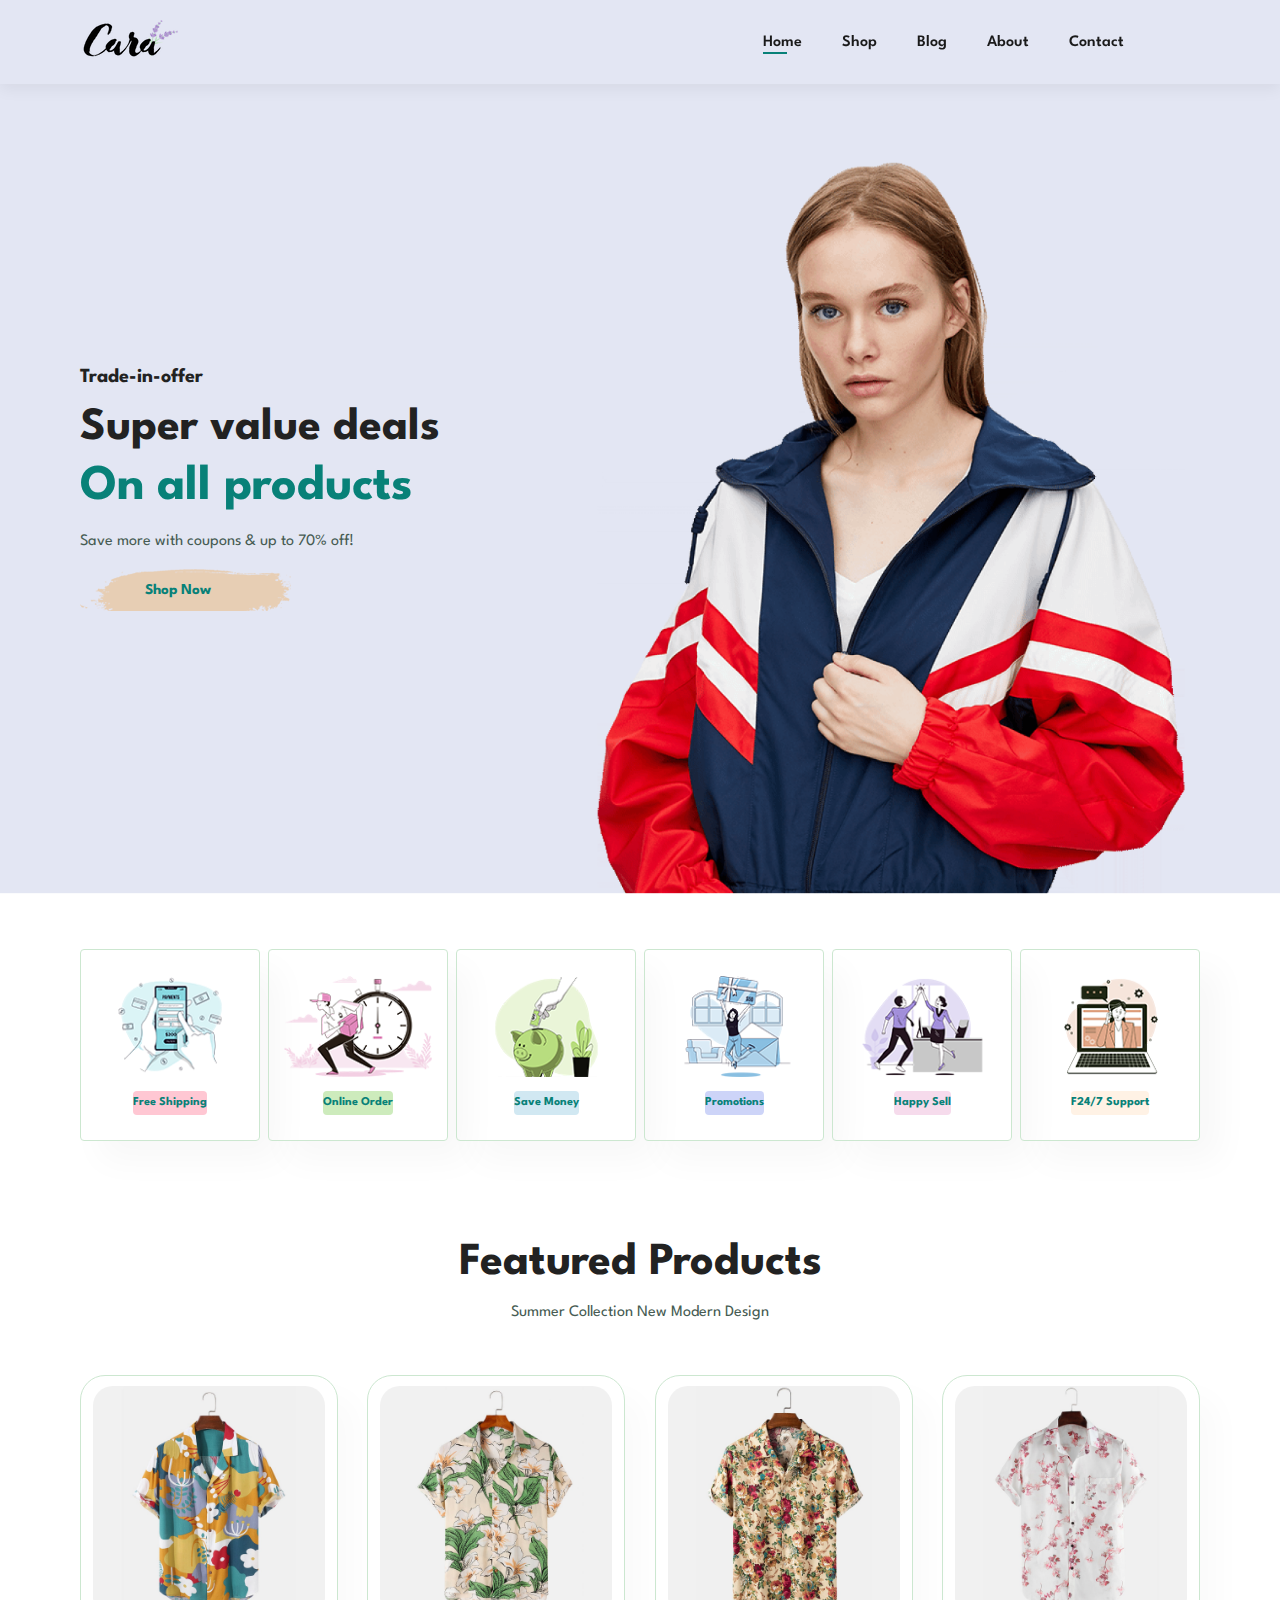
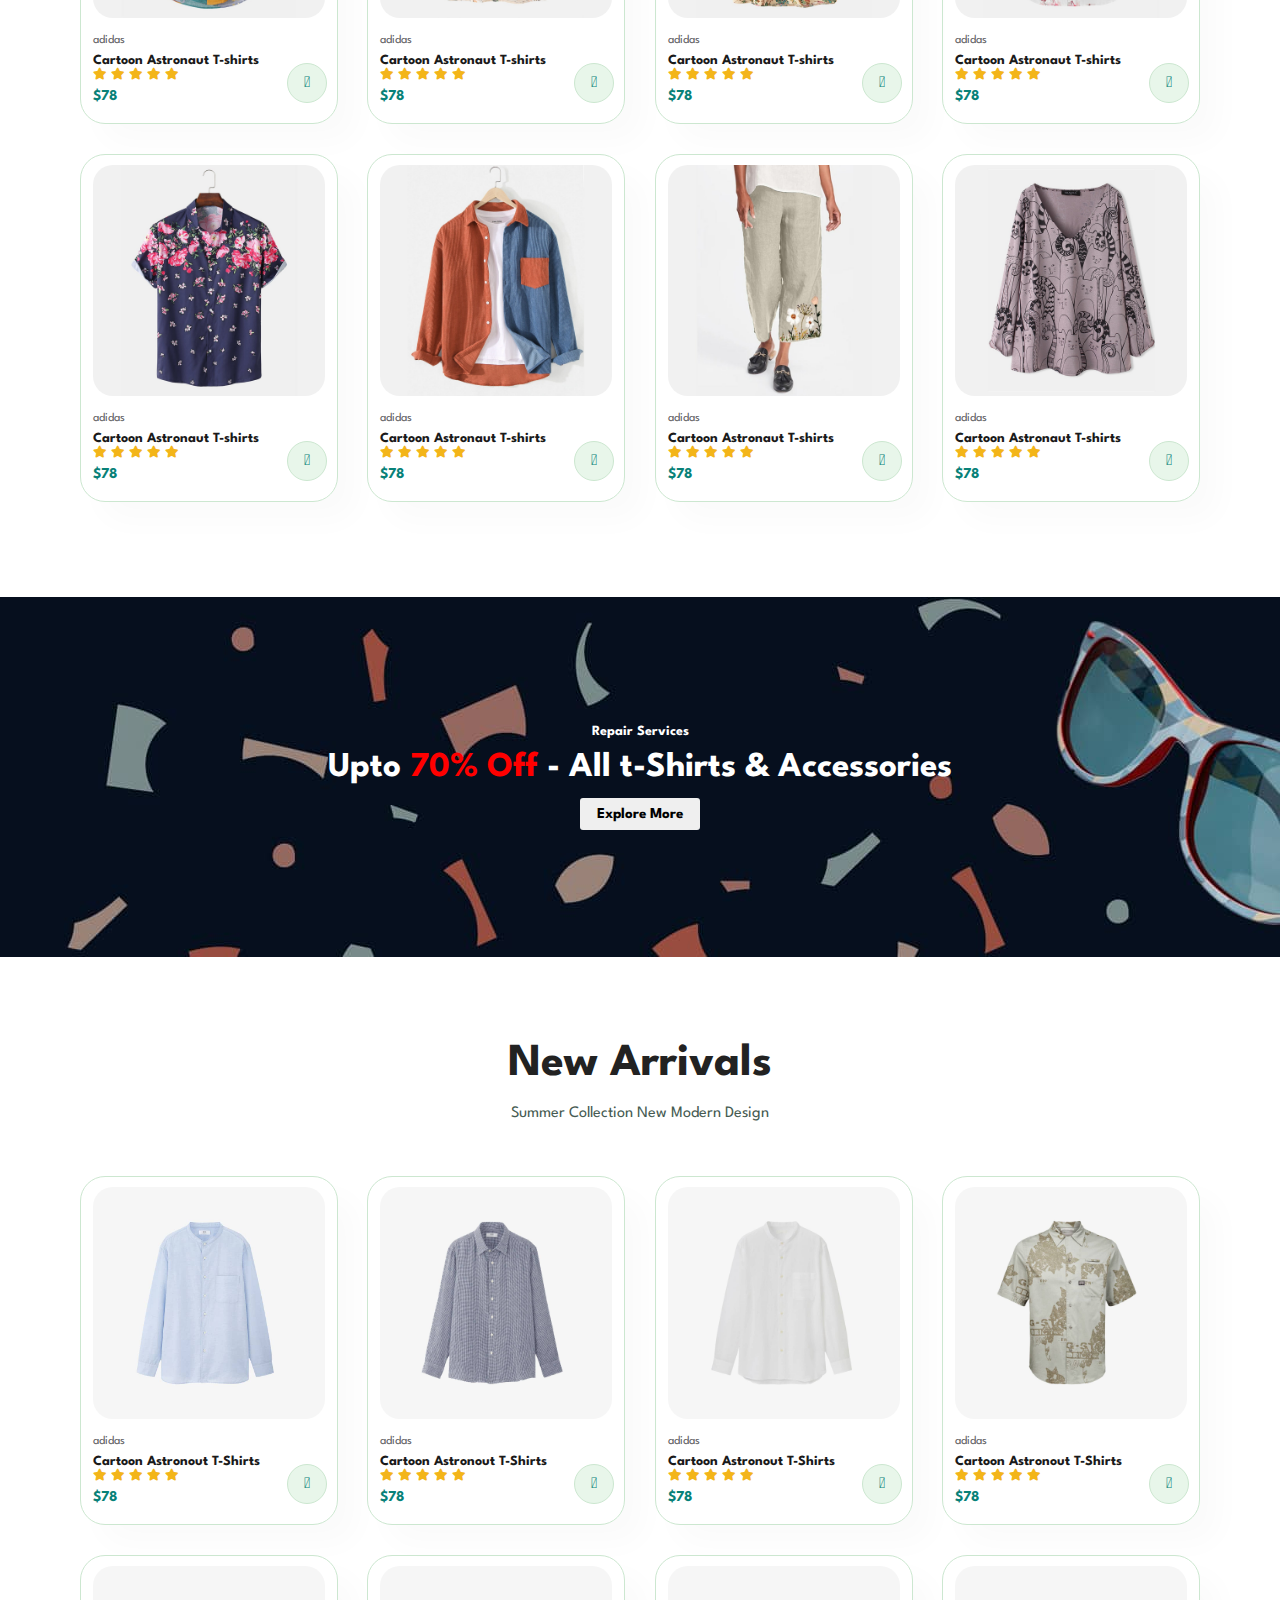
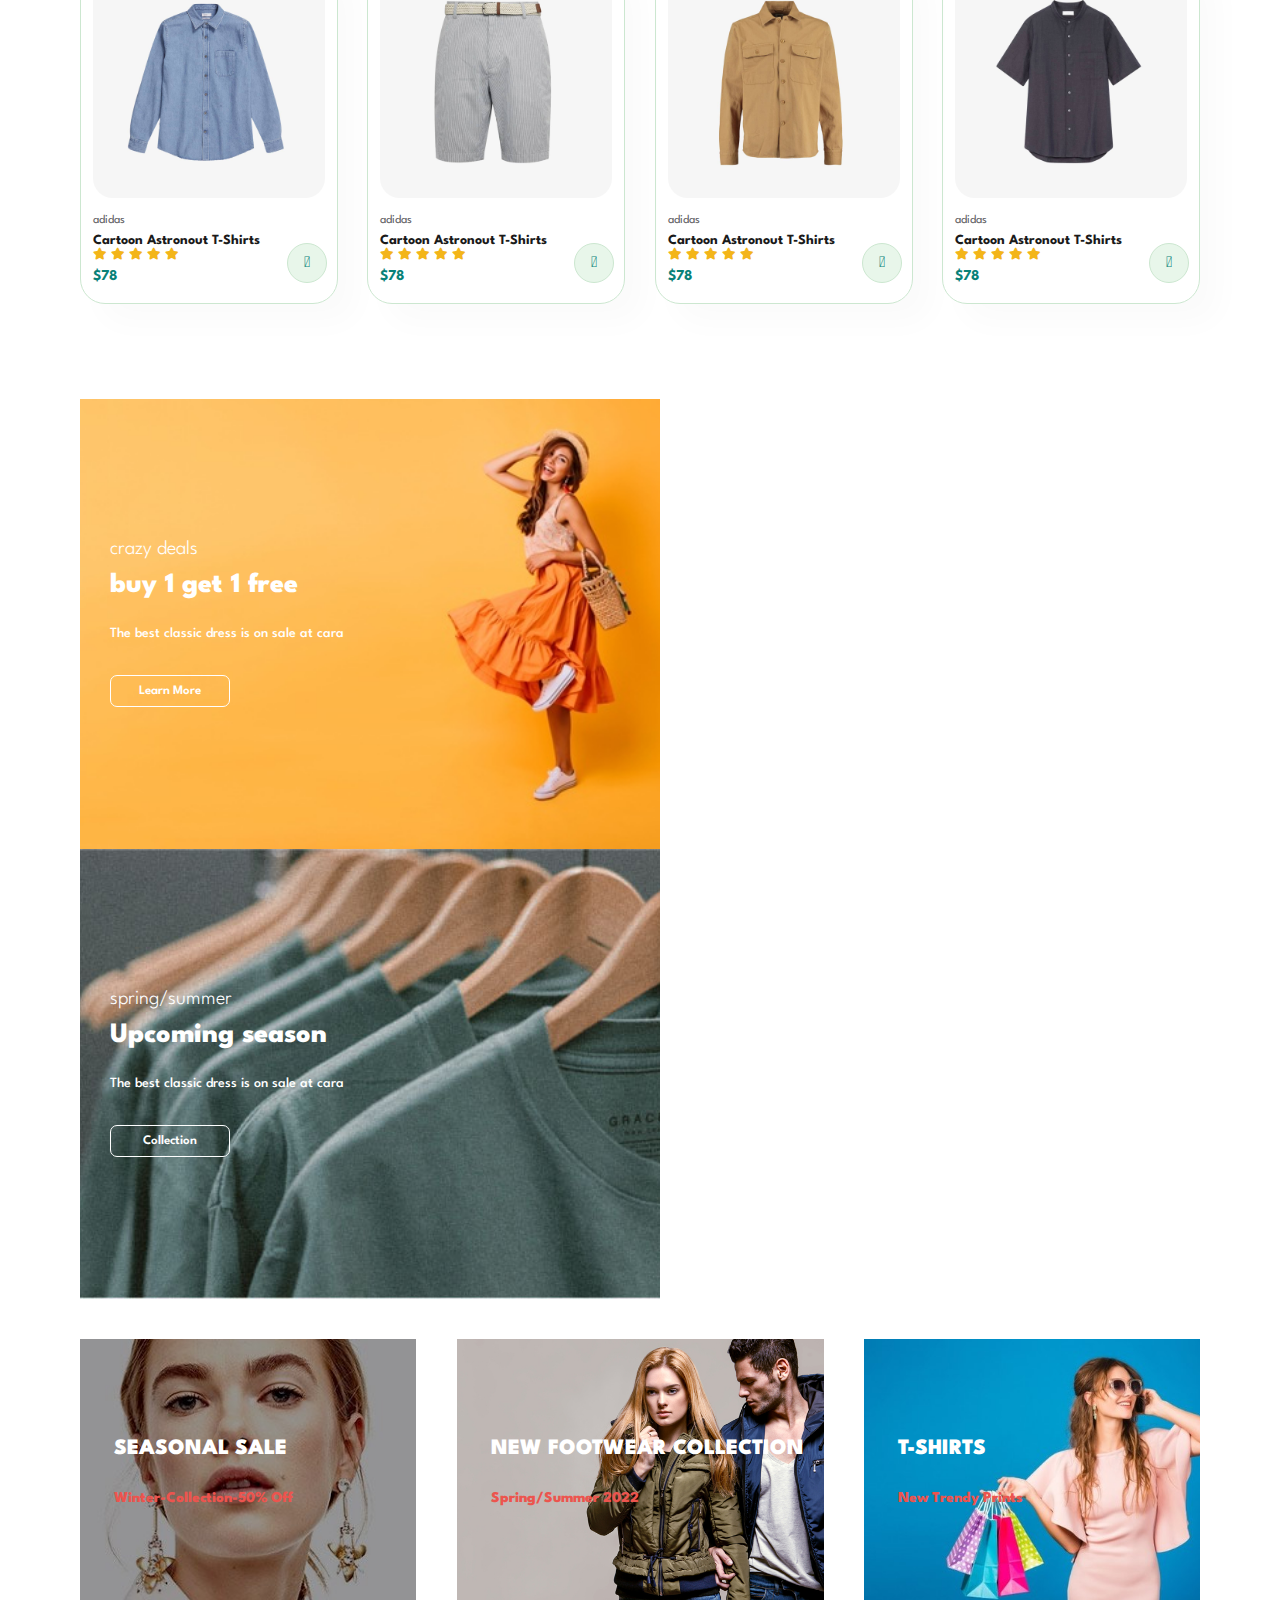
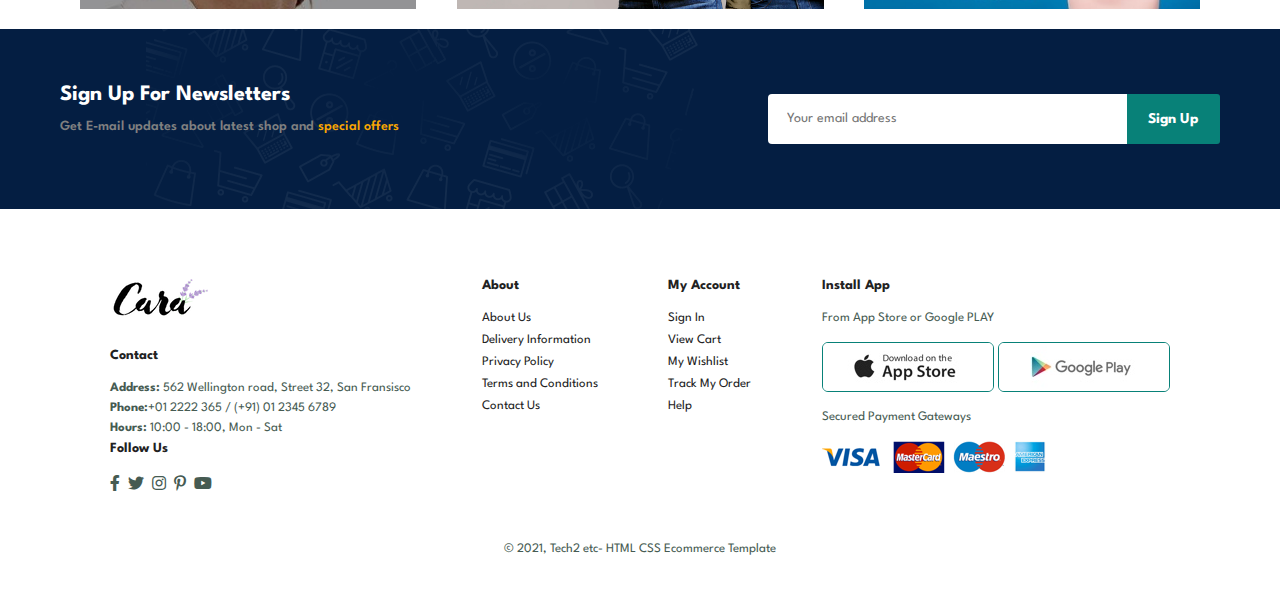
<file: Build-and-Deploy-Ecommerce-Website-main/index.html>
<!DOCTYPE html>
<html lang="en">

    <head>
        <meta charset="UTF-8">
        <meta http-equiv="X-UA-Compatible" content="IE=edge">
        <meta name="viewport" content="width=device-width, initial-scale=1.0">
        <title>Tech2etc Ecommerce Tutorial</title>
        <link rel="stylesheet" href="https://pro.fontawesome.com/releases/v5.10.0/css/all.css" />

        <link rel="stylesheet" href="style.css">
    </head>

    <body>
 <section id="header">
    <a href="#"><img src="img/logo.png" class="logo" alt=""></a>

    <div>
        
        <ul id="nav-bar">
            <li><a class="active" href="index.html">Home</a></li>
            <li><a href="shop.html">Shop</a></li>
            <li><a href="blog.html">Blog</a></li>
            <li><a href="about.html">About</a></li>
            <li><a href="contact.html">Contact</a></li>
            <li id="lg-bag"><a href="cart.html"><i class="far fa-shopping-bag"></i></a></li>
            <a href="#" id="close"><i class="far fa-times"></i></a>

        </ul>
    </div>
    <div id="mobile">
        
        <a href="cart.html"><i class="far fa-shopping-bag"></i></a>
        <i id="bar" class="fas fa-outdent"></i>
    </div>
 </section>
 <section id="Hero">
    <h4>Trade-in-offer</h4>
    <h2>Super value deals</h2>
    <h1>On all products</h1>
    <p>Save more with coupons & up to 70% off!</p>
    <button>Shop Now</button>

 </section>
 <section id="feature" class="section-p1">
    <div class="fe-box">
        <img src="img/features/f1.png" alt="">
        <h6>Free Shipping</h6>
    </div>
    <div class="fe-box">
        <img src="img/features/f2.png" alt="">
        <h6>Online Order</h6>
    </div>
    <div class="fe-box">
        <img src="img/features/f3.png" alt="">
        <h6>Save Money</h6>
    </div>
    <div class="fe-box">
        <img src="img/features/f4.png" alt="">
        <h6>Promotions</h6>
    </div>
    <div class="fe-box">
        <img src="img/features/f5.png" alt="">
        <h6>Happy Sell</h6>
    </div>
    <div class="fe-box">
        <img src="img/features/f6.png" alt="">
        <h6>F24/7 Support</h6>
    </div>

    
 </section>
<section id="Product1" class="section-p1">
    <h2>Featured Products</h2>
    <p>Summer Collection New Modern Design</p>
    <div class="pro-container">
        <div class="pro">
           <img src="img/products/f1.jpg" alt="">
           <div class="des">
             <span>adidas</span>
             <h5>Cartoon Astronaut T-shirts</h5>
             <div class="star">
                 <i class="fas fa-star"></i>
                 <i class="fas fa-star"></i>
                 <i class="fas fa-star"></i>
                 <i class="fas fa-star"></i>
                 <i class="fas fa-star"></i>
             </div>    
             <h4>$78</h4>
         </div>
            <a href="#"><i class="fal fa-shopping-cart cart"></i></a>
        </div>
        <div class="pro">
            <img src="img/products/f2.jpg" alt="">
            <div class="des">
              <span>adidas</span>
              <h5>Cartoon Astronaut T-shirts</h5>
              <div class="star">
                  <i class="fas fa-star"></i>
                  <i class="fas fa-star"></i>
                  <i class="fas fa-star"></i>
                  <i class="fas fa-star"></i>
                  <i class="fas fa-star"></i>
              </div>    
              <h4>$78</h4>
          </div>
             <a href="#"><i class="fal fa-shopping-cart cart"></i></a>
         </div>
         <div class="pro">
            <img src="img/products/f3.jpg" alt="">
            <div class="des">
              <span>adidas</span>
              <h5>Cartoon Astronaut T-shirts</h5>
              <div class="star">
                  <i class="fas fa-star"></i>
                  <i class="fas fa-star"></i>
                  <i class="fas fa-star"></i>
                  <i class="fas fa-star"></i>
                  <i class="fas fa-star"></i>
              </div>    
              <h4>$78</h4>
          </div>
             <a href="#"><i class="fal fa-shopping-cart cart"></i></a>
         </div>
         <div class="pro">
            <img src="img/products/f4.jpg" alt="">
            <div class="des">
              <span>adidas</span>
              <h5>Cartoon Astronaut T-shirts</h5>
              <div class="star">
                  <i class="fas fa-star"></i>
                  <i class="fas fa-star"></i>
                  <i class="fas fa-star"></i>
                  <i class="fas fa-star"></i>
                  <i class="fas fa-star"></i>
              </div>    
              <h4>$78</h4>
          </div>
             <a href="#"><i class="fal fa-shopping-cart cart"></i></a>
         </div>
         <div class="pro">
            <img src="img/products/f5.jpg" alt="">
            <div class="des">
              <span>adidas</span>
              <h5>Cartoon Astronaut T-shirts</h5>
              <div class="star">
                  <i class="fas fa-star"></i>
                  <i class="fas fa-star"></i>
                  <i class="fas fa-star"></i>
                  <i class="fas fa-star"></i>
                  <i class="fas fa-star"></i>
              </div>    
              <h4>$78</h4>
          </div>
             <a href="#"><i class="fal fa-shopping-cart cart"></i></a>
         </div>
         <div class="pro">
            <img src="img/products/f6.jpg" alt="">
            <div class="des">
              <span>adidas</span>
              <h5>Cartoon Astronaut T-shirts</h5>
              <div class="star">
                  <i class="fas fa-star"></i>
                  <i class="fas fa-star"></i>
                  <i class="fas fa-star"></i>
                  <i class="fas fa-star"></i>
                  <i class="fas fa-star"></i>
              </div>    
              <h4>$78</h4>
          </div>
             <a href="#"><i class="fal fa-shopping-cart cart"></i></a>
         </div>
         <div class="pro">
            <img src="img/products/f7.jpg" alt="">
            <div class="des">
              <span>adidas</span>
              <h5>Cartoon Astronaut T-shirts</h5>
              <div class="star">
                  <i class="fas fa-star"></i>
                  <i class="fas fa-star"></i>
                  <i class="fas fa-star"></i>
                  <i class="fas fa-star"></i>
                  <i class="fas fa-star"></i>
              </div>    
              <h4>$78</h4>
          </div>
             <a href="#"><i class="fal fa-shopping-cart cart"></i></a>
         </div>
         <div class="pro">
            <img src="img/products/f8.jpg" alt="">
            <div class="des">
              <span>adidas</span>
              <h5>Cartoon Astronaut T-shirts</h5>
              <div class="star">
                  <i class="fas fa-star"></i>
                  <i class="fas fa-star"></i>
                  <i class="fas fa-star"></i>
                  <i class="fas fa-star"></i>
                  <i class="fas fa-star"></i>
              </div>    
              <h4>$78</h4>
          </div>
             <a href="#"><i class="fal fa-shopping-cart cart"></i></a>
         </div>
    </div>
    
</section>
<section id="banner" class="section-m1">
    <h4>Repair Services</h4>
    <h2>Upto <span>70% Off</span> - All t-Shirts & Accessories</h2>
    <button class="normal">Explore More</button>
    
</section>
<section id="Product1" class="section-p1">
    <h2>New Arrivals</h2>
    <p>Summer Collection New Modern Design</p>
    <div class="pro-container">
        <div class="pro">
            <img src="img/products/n1.jpg" alt="">
            <div class="des">
                <span>adidas</span>
                <h5>Cartoon Astronout T-Shirts</h5>
                <div class="star">
                    <i class="fas fa-star"></i>
                    <i class="fas fa-star"></i>
                    <i class="fas fa-star"></i>
                    <i class="fas fa-star"></i>
                    <i class="fas fa-star"></i>
                </div>
                <h4>$78</h4>
            </div>
              <a href="#"><i class="fal fa-shopping-cart cart"> </i></a>
        </div>
        <div class="pro">
            <img src="img/products/n2.jpg" alt="">
            <div class="des">
                <span>adidas</span>
                <h5>Cartoon Astronout T-Shirts</h5>
                <div class="star">
                    <i class="fas fa-star"></i>
                    <i class="fas fa-star"></i>
                    <i class="fas fa-star"></i>
                    <i class="fas fa-star"></i>
                    <i class="fas fa-star"></i>
                </div>
                <h4>$78</h4>
            </div>
              <a href="#"><i class="fal fa-shopping-cart cart"> </i></a>
        </div>
        <div class="pro">
            <img src="img/products/n3.jpg" alt="">
            <div class="des">
                <span>adidas</span>
                <h5>Cartoon Astronout T-Shirts</h5>
                <div class="star">
                    <i class="fas fa-star"></i>
                    <i class="fas fa-star"></i>
                    <i class="fas fa-star"></i>
                    <i class="fas fa-star"></i>
                    <i class="fas fa-star"></i>
                </div>
                <h4>$78</h4>
            </div>
              <a href="#"><i class="fal fa-shopping-cart cart"> </i></a>
        </div>
        <div class="pro">
            <img src="img/products/n4.jpg" alt="">
            <div class="des">
                <span>adidas</span>
                <h5>Cartoon Astronout T-Shirts</h5>
                <div class="star">
                    <i class="fas fa-star"></i>
                    <i class="fas fa-star"></i>
                    <i class="fas fa-star"></i>
                    <i class="fas fa-star"></i>
                    <i class="fas fa-star"></i>
                </div>
                <h4>$78</h4>
            </div>
              <a href="#"><i class="fal fa-shopping-cart cart"> </i></a>
        </div>
        <div class="pro">
            <img src="img/products/n5.jpg" alt="">
            <div class="des">
                <span>adidas</span>
                <h5>Cartoon Astronout T-Shirts</h5>
                <div class="star">
                    <i class="fas fa-star"></i>
                    <i class="fas fa-star"></i>
                    <i class="fas fa-star"></i>
                    <i class="fas fa-star"></i>
                    <i class="fas fa-star"></i>
                </div>
                <h4>$78</h4>
            </div>
              <a href="#"><i class="fal fa-shopping-cart cart"> </i></a>
        </div>
        <div class="pro">
            <img src="img/products/n6.jpg" alt="">
            <div class="des">
                <span>adidas</span>
                <h5>Cartoon Astronout T-Shirts</h5>
                <div class="star">
                    <i class="fas fa-star"></i>
                    <i class="fas fa-star"></i>
                    <i class="fas fa-star"></i>
                    <i class="fas fa-star"></i>
                    <i class="fas fa-star"></i>
                </div>
                <h4>$78</h4>
            </div>
              <a href="#"><i class="fal fa-shopping-cart cart"> </i></a>
        </div>
        <div class="pro">
            <img src="img/products/n7.jpg" alt="">
            <div class="des">
                <span>adidas</span>
                <h5>Cartoon Astronout T-Shirts</h5>
                <div class="star">
                    <i class="fas fa-star"></i>
                    <i class="fas fa-star"></i>
                    <i class="fas fa-star"></i>
                    <i class="fas fa-star"></i>
                    <i class="fas fa-star"></i>
                </div>
                <h4>$78</h4>
            </div>
              <a href="#"><i class="fal fa-shopping-cart cart"> </i></a>
        </div>
        <div class="pro">
            <img src="img/products/n8.jpg" alt="">
            <div class="des">
                <span>adidas</span>
                <h5>Cartoon Astronout T-Shirts</h5>
                <div class="star">
                    <i class="fas fa-star"></i>
                    <i class="fas fa-star"></i>
                    <i class="fas fa-star"></i>
                    <i class="fas fa-star"></i>
                    <i class="fas fa-star"></i>
                </div>
                <h4>$78</h4>
            </div>
              <a href="#"><i class="fal fa-shopping-cart cart"> </i></a>
        </div>
    </div>
</section>
<section id="sm-banner" class="section-p1">
    <div class="banner-box">
        <h4>crazy deals</h4>
        <h2>buy 1 get 1 free</h2>
        <p>The best classic dress is on sale at cara</p>
        <button class="white">Learn More</button>
    </div>
    <div class="banner-box banner-box2">
        <h4>spring/summer</h4>
        <h2>Upcoming season</h2>
        <p>The best classic dress is on sale at cara</p>
        <button class="white">Collection</button>
    </div>
</section>
<section id="banner3">
    <div class="banner-box b3">
        
        <h2>SEASONAL SALE</h2>
        <p>Winter-Collection-50% Off</p>
    </div>    
    <div class="banner-box b4">
        
        <h2>NEW FOOTWEAR COLLECTION</h2>
        <p> Spring/Summer 2022</p>
    </div>    
    <div class="banner-box b5">
        
        <h2>T-SHIRTS</h2>
        <p>New Trendy Prints</p>
    </div>    
        
</section>
<section id="newsletter">
  
    <div class="newtext">
        <h4>Sign Up For Newsletters</h4>
        <p>Get E-mail updates about latest shop and <span>special offers</span> </p>

     </div>
     <div class="form">
        <input type="text" placeholder="Your email address">
        <button class="normal">Sign Up</button>
     </div>
    
</section>
<footer class=" section-p1">
    <div class="col">
        <img class="logo" src="img/logo.png" alt="">
        <h4>Contact</h4>
        <p><strong>Address:</strong> 562 Wellington road, Street 32, San Fransisco</p>
        <p><strong>Phone:</strong>+01 2222 365 / (+91) 01 2345 6789</p>
        <p><strong>Hours:</strong> 10:00 - 18:00, Mon - Sat</p>
        <div class="follow">
            <h4>Follow Us</h4>
            <div class="icon">
                
                <i class="fab fa-facebook-f"></i>
    
                <i class="fab fa-twitter"></i>
                <i class="fab fa-instagram"></i>
                <i class="fab fa-pinterest-p"></i>
                <i class="fab fa-youtube"></i>
            </div>
        </div>
    </div>
    <div class="col">
        <h4>About</h4>
        <a href="#">About Us</a>
        <a href="#">Delivery  Information</a>
        <a href="#">Privacy Policy</a>
        <a href="#">Terms and Conditions</a>
        <a href="#">Contact Us</a>
    </div>
    <div class="col">
        <h4>My Account</h4>
        <a href="#">Sign In</a>
        <a href="#">View Cart</a>
        <a href="#">My Wishlist</a>
        <a href="#">Track My Order</a>
        <a href="#">Help</a>
    </div>
    <div class="col install">
        <h4>Install App</h4>
        <p>From App Store or Google PLAY</p>
        <div class="row">
            <img src="img/pay/app.jpg" alt="">
            <img src="img/pay/play.jpg" alt="">
        </div>
        <p>Secured Payment Gateways</p>
            <img src="img/pay/pay.png" alt="">
        
    </div>
    <div class="copy-right">
        <p> © 2021, Tech2 etc- HTML CSS Ecommerce Template </p>
    </div>
    


        <script src="script.js"></script>
    </body>
</footer>
</html>
</file>
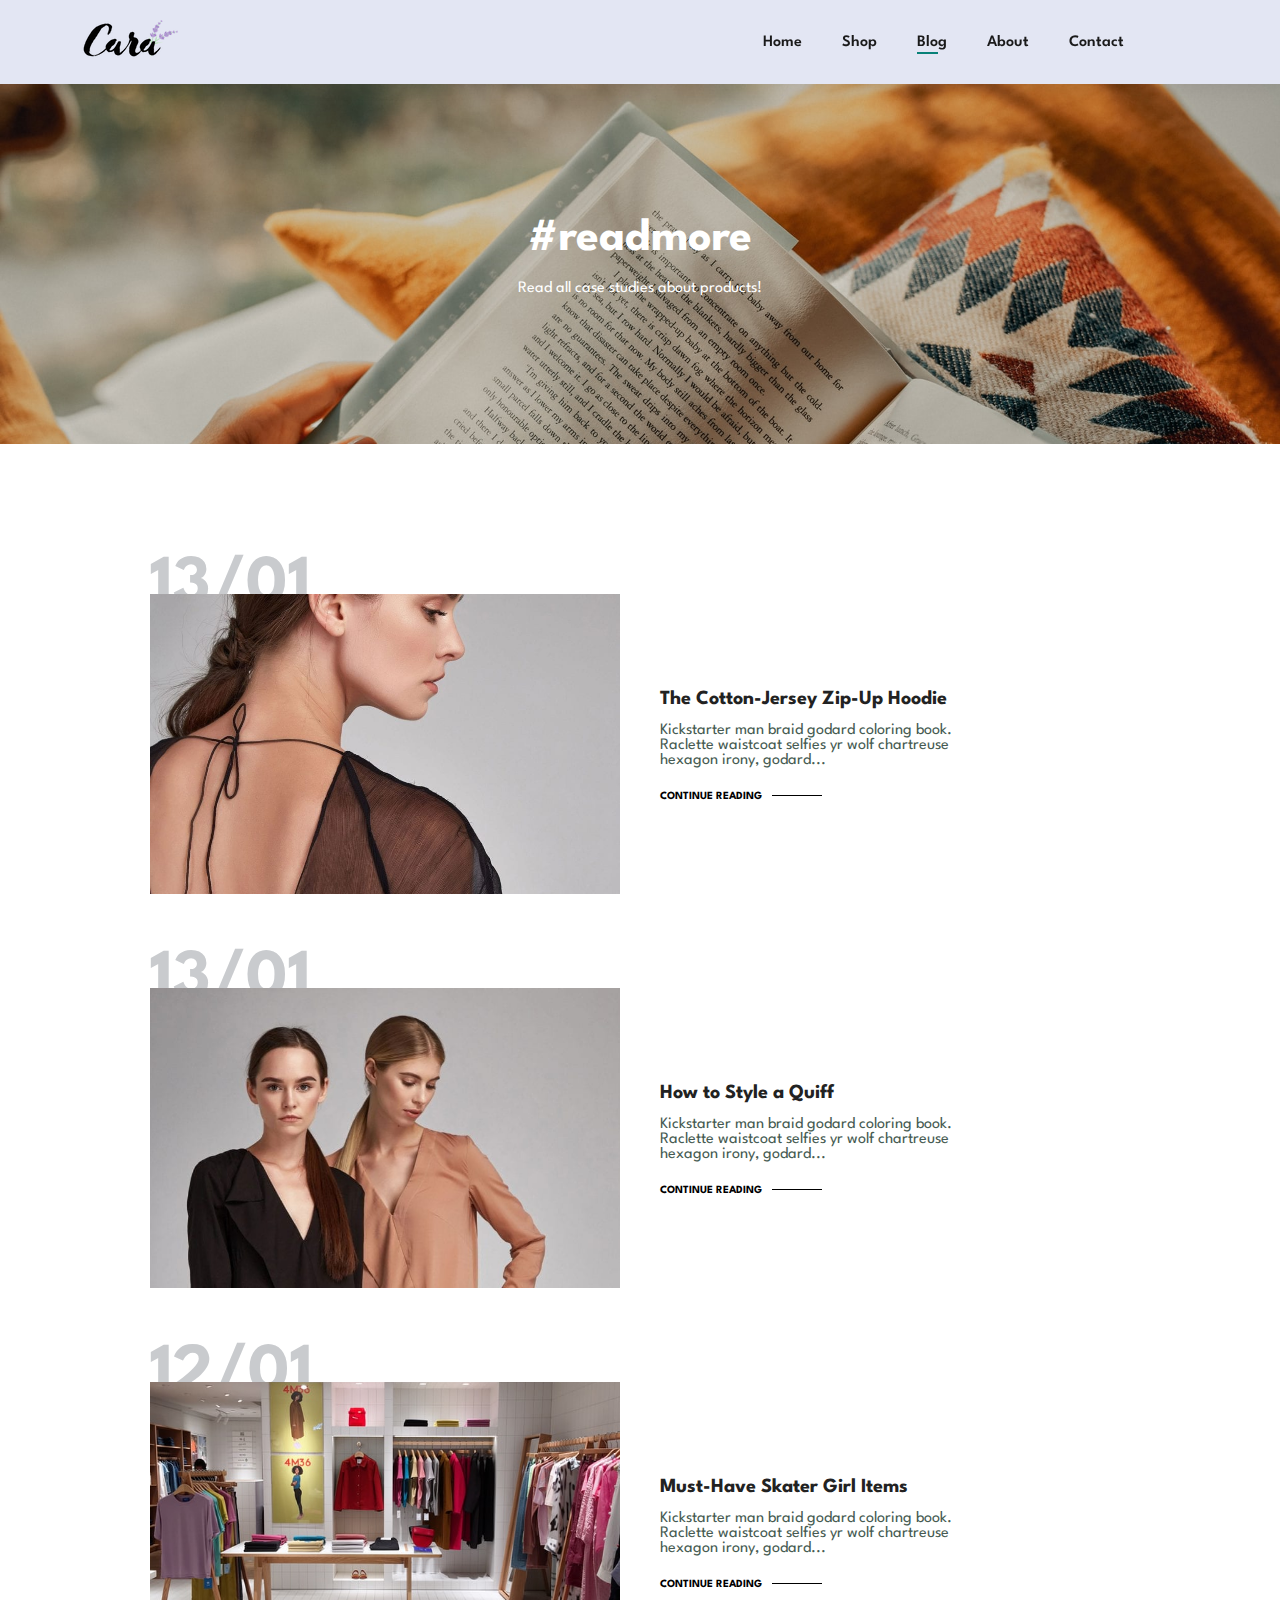
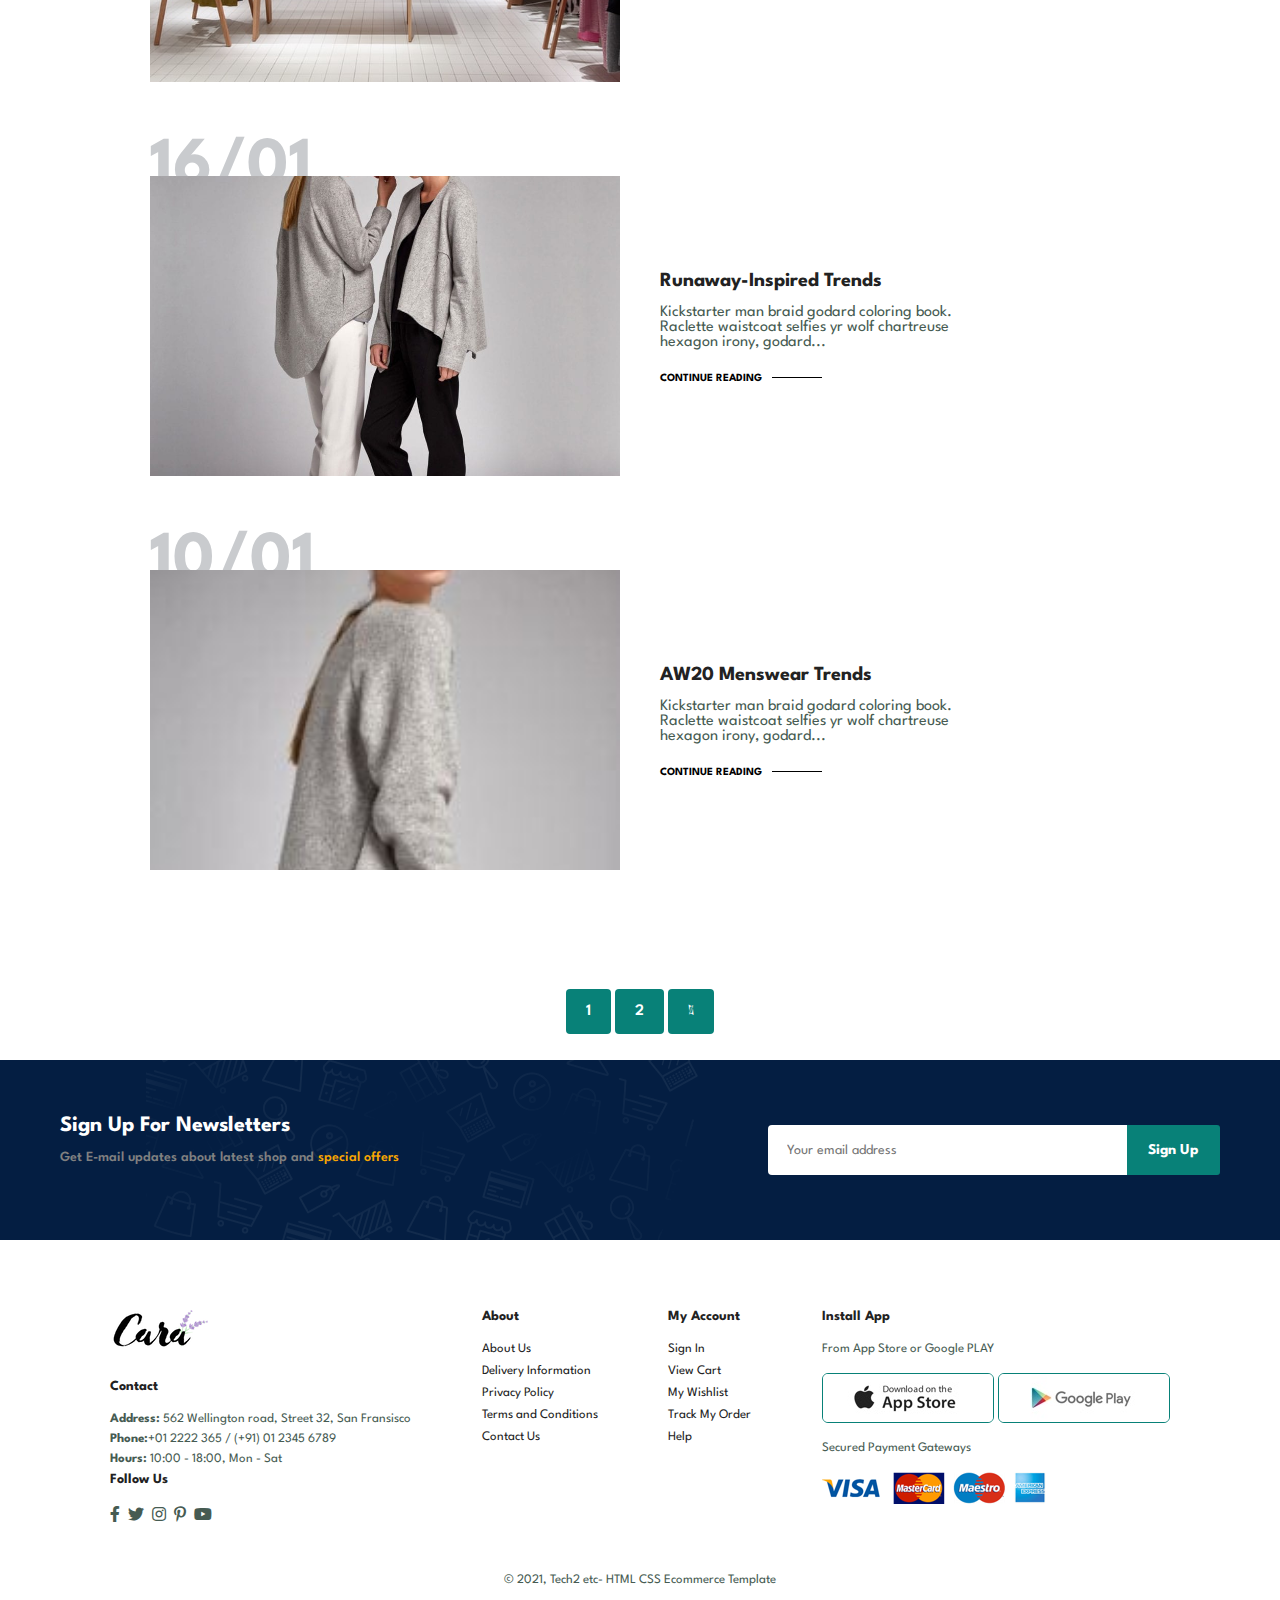
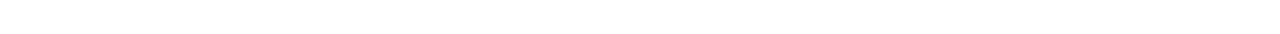
<file: Build-and-Deploy-Ecommerce-Website-main/blog.html>
<!DOCTYPE html>
<html lang="en">

    <head>
        <meta charset="UTF-8">
        <meta http-equiv="X-UA-Compatible" content="IE=edge">
        <meta name="viewport" content="width=device-width, initial-scale=1.0">
        <title>Tech2etc Ecommerce Tutorial</title>
        <link rel="stylesheet" href="https://pro.fontawesome.com/releases/v5.10.0/css/all.css" />

        <link rel="stylesheet" href="style.css">
    </head>

    <body>
 <section id="header">
    <a href="#"><img src="img/logo.png" class="logo" alt=""></a>

    <div>
        <ul id="nav-bar">
            <li><a href="index.html">Home</a></li>
            <li><a  href="shop.html">Shop</a></li>
            <li><a  class="active" href="blog.html">Blog</a></li>
            <li><a  href="about.html">About</a></li>
            <li><a href="contact.html">Contact</a></li>
            <li id="lg-bag"><a href="cart.html"><i class="far fa-shopping-bag"></i></a></li>
            <a href="#" id="close"><i class="far fa-times"></i></a>

        </ul>
    </div>
    <div id="mobile">
        
        <a href="cart.html"><i class="far fa-shopping-bag"></i></a>
        <i id="bar" class="fas fa-outdent"></i>
    </div>
 </section>
 <section id="page-header" class="blog-header">
    
    <h2>#readmore</h2>
    
    <p>Read all case studies about products!</p>
   
 </section>
 
<section id="blog">
   <div class="blog-box">
      <div class="blog-img">
        <img src="img/blog/b1.jpg" alt="">
      </div>
      <div class="blog-details">
        <h4>The Cotton-Jersey Zip-Up Hoodie</h4>
        <p>Kickstarter man braid godard coloring book.<br> Raclette waistcoat selfies yr
         wolf chartreuse<br> hexagon irony, godard...</p>
         <a href="#">CONTINUE READING</a>

       </div>
      <h1>13/01</h1>
   </div>
   <div class="blog-box">
    <div class="blog-img">
      <img src="img/blog/b2.jpg" alt="">
    </div>
    <div class="blog-details">
      <h4>How to Style a Quiff</h4>
      <p>Kickstarter man braid godard coloring book.<br> Raclette waistcoat selfies yr
       wolf chartreuse<br> hexagon irony, godard...</p>
       <a href="#">CONTINUE READING</a>

     </div>
    <h1>13/01</h1>
 </div>
 <div class="blog-box">
    <div class="blog-img">
      <img src="img/blog/b3.jpg" alt="">
    </div>
    <div class="blog-details">
      <h4>Must-Have Skater Girl Items</h4>
      <p>Kickstarter man braid godard coloring book.<br> Raclette waistcoat selfies yr
       wolf chartreuse<br> hexagon irony, godard...</p>
       <a href="#">CONTINUE READING</a>

     </div>
    <h1>12/01</h1>
 </div>

 <div class="blog-box">
    <div class="blog-img">
      <img src="img/blog/b4.jpg" alt="">
    </div>
    <div class="blog-details">
      <h4>Runaway-Inspired Trends</h4>
      <p>Kickstarter man braid godard coloring book.<br> Raclette waistcoat selfies yr
       wolf chartreuse<br> hexagon irony, godard...</p>
       <a href="#">CONTINUE READING</a>

     </div>
    <h1>16/01</h1>
 </div>
 <div class="blog-box">
    <div class="blog-img">
      <img src="img/blog/b5.jpg" alt="">
    </div>
    <div class="blog-details">
      <h4>AW20 Menswear Trends</h4>
      <p>Kickstarter man braid godard coloring book.<br> Raclette waistcoat selfies yr
       wolf chartreuse<br> hexagon irony, godard...</p>
       <a href="#">CONTINUE READING</a>

     </div>
    <h1>10/01</h1>
 </div>
      

</section>
<section id="pagination" class="section-p1">
    <a href="#">1</a>
    <a href="#">2</a>
    <a href="#"><i class="fal fa-long-arrow-alt-right"></i></a>
</section>
<section id="newsletter">
  
    <div class="newtext">
        <h4>Sign Up For Newsletters</h4>
        <p>Get E-mail updates about latest shop and <span>special offers</span> </p>

     </div>
     <div class="form">
        <input type="text" placeholder="Your email address">
        <button class="normal">Sign Up</button>
     </div>
    
</section>
<footer class=" section-p1">
    <div class="col">
        <img class="logo" src="img/logo.png" alt="">
        <h4>Contact</h4>
        <p><strong>Address:</strong> 562 Wellington road, Street 32, San Fransisco</p>
        <p><strong>Phone:</strong>+01 2222 365 / (+91) 01 2345 6789</p>
        <p><strong>Hours:</strong> 10:00 - 18:00, Mon - Sat</p>
        <div class="follow">
            <h4>Follow Us</h4>
            <div class="icon">
                
                <i class="fab fa-facebook-f"></i>
    
                <i class="fab fa-twitter"></i>
                <i class="fab fa-instagram"></i>
                <i class="fab fa-pinterest-p"></i>
                <i class="fab fa-youtube"></i>
            </div>
        </div>
    </div>
    <div class="col">
        <h4>About</h4>
        <a href="#">About Us</a>
        <a href="#">Delivery  Information</a>
        <a href="#">Privacy Policy</a>
        <a href="#">Terms and Conditions</a>
        <a href="#">Contact Us</a>
    </div>
    <div class="col">
        <h4>My Account</h4>
        <a href="#">Sign In</a>
        <a href="#">View Cart</a>
        <a href="#">My Wishlist</a>
        <a href="#">Track My Order</a>
        <a href="#">Help</a>
    </div>
    <div class="col install">
        <h4>Install App</h4>
        <p>From App Store or Google PLAY</p>
        <div class="row">
            <img src="img/pay/app.jpg" alt="">
            <img src="img/pay/play.jpg" alt="">
        </div>
        <p>Secured Payment Gateways</p>
            <img src="img/pay/pay.png" alt="">
        
    </div>
    <div class="copy-right">
        <p> © 2021, Tech2 etc- HTML CSS Ecommerce Template </p>
    </div>
    


        <script src="script.js"></script>
    </body>
</footer>
</html>
</file>
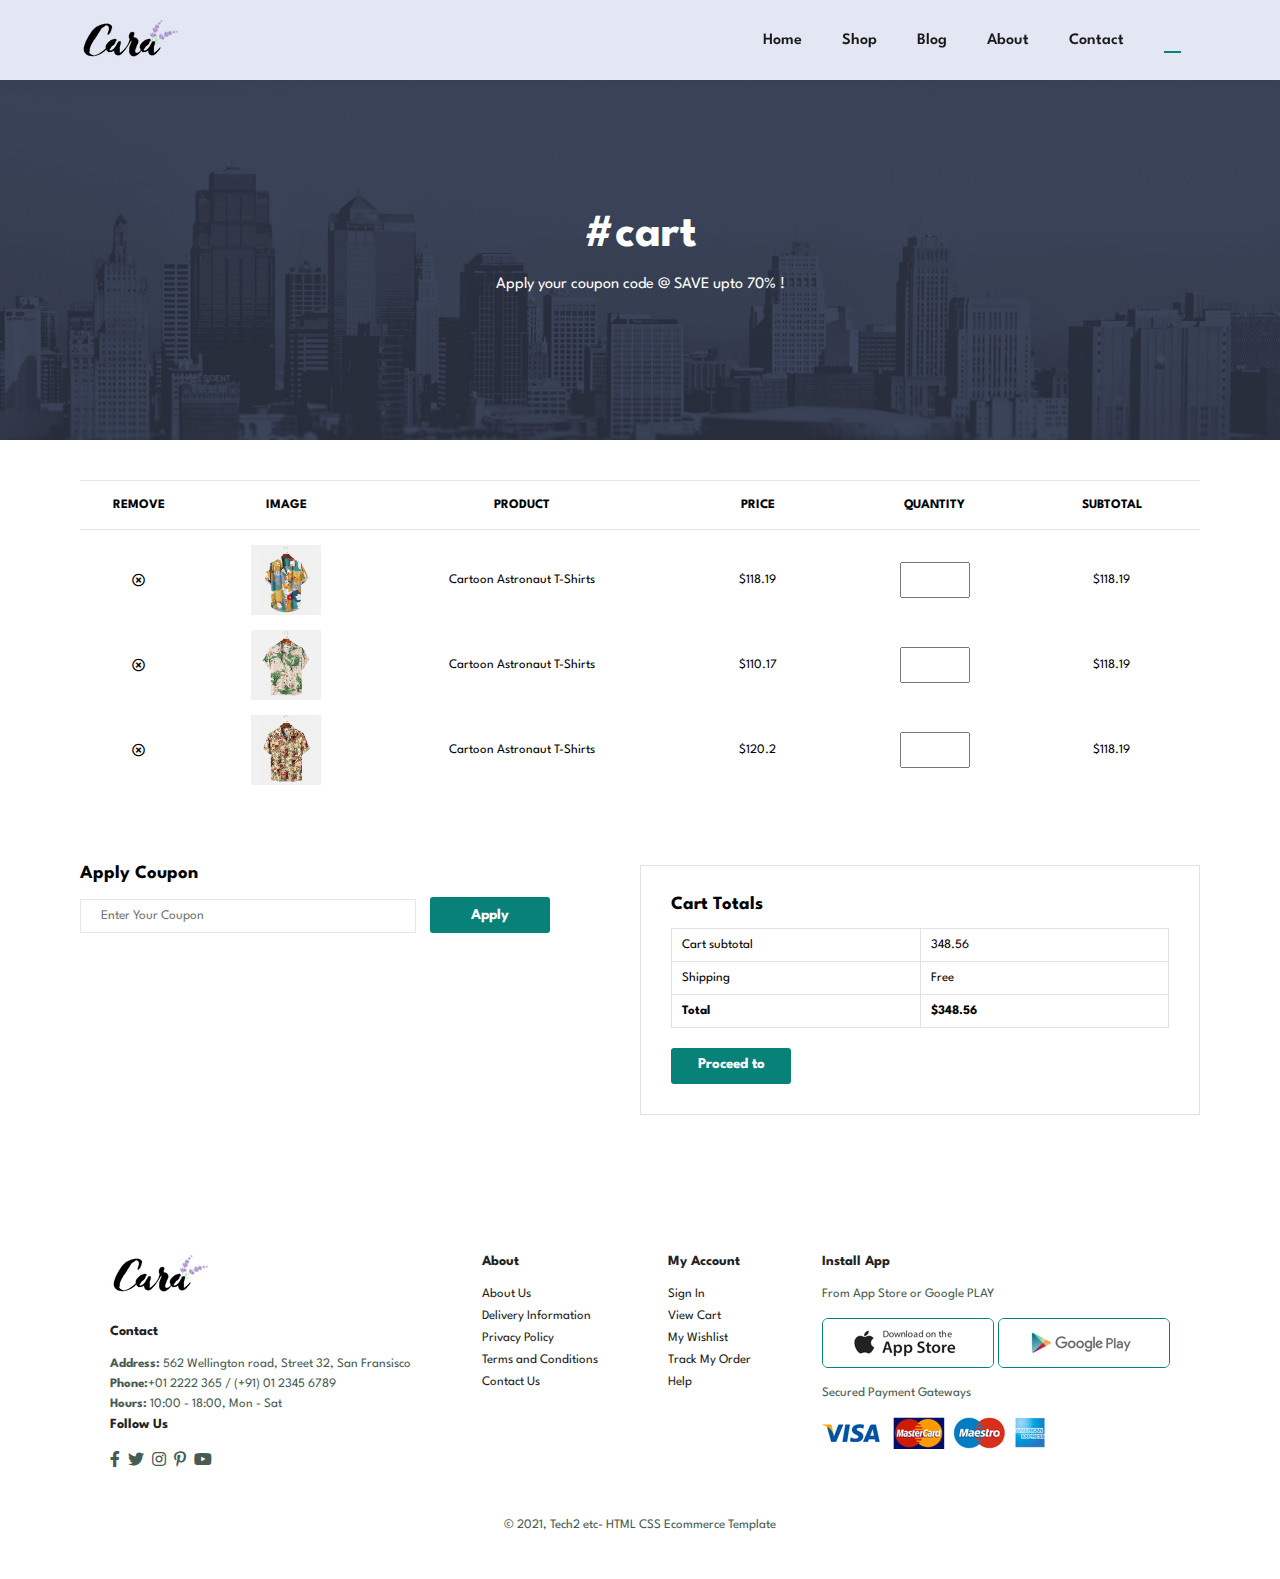
<file: Build-and-Deploy-Ecommerce-Website-main/cart.html>
<html>
<html lang="en">

    <head>
        <meta charset="UTF-8">
        <meta http-equiv="X-UA-Compatible" content="IE=edge">
        <meta name="viewport" content="width=device-width, initial-scale=1.0">
        <title>Document</title>

        <link rel="stylesheet" href="https://pro.fontawesome.com/releases/v5.10.0/css/all.css" />

        <link rel="stylesheet" href="style.css">
    </head>

    <body>


        <script src="script.js"></script>

    </body>

</html><!DOCTYPE html>
<html lang="en">

    <head>
        <meta charset="UTF-8">
        <meta http-equiv="X-UA-Compatible" content="IE=edge">
        <meta name="viewport" content="width=device-width, initial-scale=1.0">
        <title>Tech2etc Ecommerce Tutorial</title>
        <link rel="stylesheet" href="https://pro.fontawesome.com/releases/v5.10.0/css/all.css" />

        <link rel="stylesheet" href="style.css">
    </head>

    <body>
 <section id="header">
    <a href="#"><img src="img/logo.png" class="logo" alt=""></a>

    <div>
        <ul id="nav-bar">
            <li><a href="index.html">Home</a></li>
            <li><a  href="shop.html">Shop</a></li>
            <li><a href="blog.html">Blog</a></li>
            <li><a  href="about.html">About</a></li>
            <li><a href="contact.html">Contact</a></li>
            <li id="lg-bag"><a class="active" href="cart.html"><i class="far fa-shopping-bag"></i></a></li>
            <a href="#" id="close"><i class="far fa-times"></i></a>

        </ul>
    </div>
    <div id="mobile">
        
        <a href="cart.html"><i class="far fa-shopping-bag"></i></a>
        <i id="bar" class="fas fa-outdent"></i>
    </div>
 </section>
 <section id="page-header" class="about-header">
    
    <h2>#cart</h2>
    
    <p>Apply your coupon code @ SAVE upto 70% !</p>
   
 </section>
 
<section id="cart" class="section-p1">

<table width="100%">
    <thead>
        <tr>
            <td>Remove</td>
            <td>Image</td>
            <td>Product</td>
            <td>Price</td>
            <td>Quantity</td>
            <td>Subtotal</td>
        </tr>
    </thead>
    <tbody>
        <tr>
            <td><i class="far fa-times-circle"></i><a href="#"></a></td>
            <td><img src="img/products/f1.jpg" alt=""></td>
            <td>Cartoon Astronaut T-Shirts</td>
            <td>$118.19</td>
            <td><input type="number" min="1"></td>
            <td>$118.19</td>
        </tr>
        <tr>
            <td><i class="far fa-times-circle"></i><a href="#"></a></td>
            <td><img src="img/products/f2.jpg" alt=""></td>
            <td>Cartoon Astronaut T-Shirts</td>
            <td>$110.17</td>
            <td><input type="number" min="1"></td>
            <td>$118.19</td>
        </tr>
        <tr>
            <td><i class="far fa-times-circle"></i><a href="#"></a></td>
            <td><img src="img/products/f3.jpg" alt=""></td>
            <td>Cartoon Astronaut T-Shirts</td>
            <td>$120.2</td>
            <td><input type="number" min="1"></td>
            <td>$118.19</td>
        </tr>
    </tbody>
</table>

</section>

<section id="cart-add" class="section-p1">
   <div id="coupon">
        <h3>Apply Coupon</h3>
      <div>
         <input type="text" placeholder="Enter Your Coupon">
         <button class="normal">Apply</button>
      </div>
   </div>
   <div id="subtotal">
      <h3>Cart Totals</h3>
      <table>
        <tr>
            <td>Cart subtotal</td>
            <td>348.56</td>
            
        </tr>
        <tr>
            <td>Shipping</td>
            <td>Free</td>
        </tr>
        <tr>
            <td><strong>Total</strong></td>
            <td><strong>$348.56</strong></td>
        </tr>
      </table>
      <button class="normal">Proceed to checkout</button>
   </div>

</section>

<footer class=" section-p1">
    <div class="col">
        <img class="logo" src="img/logo.png" alt="">
        <h4>Contact</h4>
        <p><strong>Address:</strong> 562 Wellington road, Street 32, San Fransisco</p>
        <p><strong>Phone:</strong>+01 2222 365 / (+91) 01 2345 6789</p>
        <p><strong>Hours:</strong> 10:00 - 18:00, Mon - Sat</p>
        <div class="follow">
            <h4>Follow Us</h4>
            <div class="icon">
                
                <i class="fab fa-facebook-f"></i>
    
                <i class="fab fa-twitter"></i>
                <i class="fab fa-instagram"></i>
                <i class="fab fa-pinterest-p"></i>
                <i class="fab fa-youtube"></i>
            </div>
        </div>
    </div>
    <div class="col">
        <h4>About</h4>
        <a href="#">About Us</a>
        <a href="#">Delivery  Information</a>
        <a href="#">Privacy Policy</a>
        <a href="#">Terms and Conditions</a>
        <a href="#">Contact Us</a>
    </div>
    <div class="col">
        <h4>My Account</h4>
        <a href="#">Sign In</a>
        <a href="#">View Cart</a>
        <a href="#">My Wishlist</a>
        <a href="#">Track My Order</a>
        <a href="#">Help</a>
    </div>
    <div class="col install">
        <h4>Install App</h4>
        <p>From App Store or Google PLAY</p>
        <div class="row">
            <img src="img/pay/app.jpg" alt="">
            <img src="img/pay/play.jpg" alt="">
        </div>
        <p>Secured Payment Gateways</p>
            <img src="img/pay/pay.png" alt="">
        
    </div>
    <div class="copy-right">
        <p> © 2021, Tech2 etc- HTML CSS Ecommerce Template </p>
    </div>
    


        <script src="script.js"></script>
    </body>
</footer>
</html>
</file>
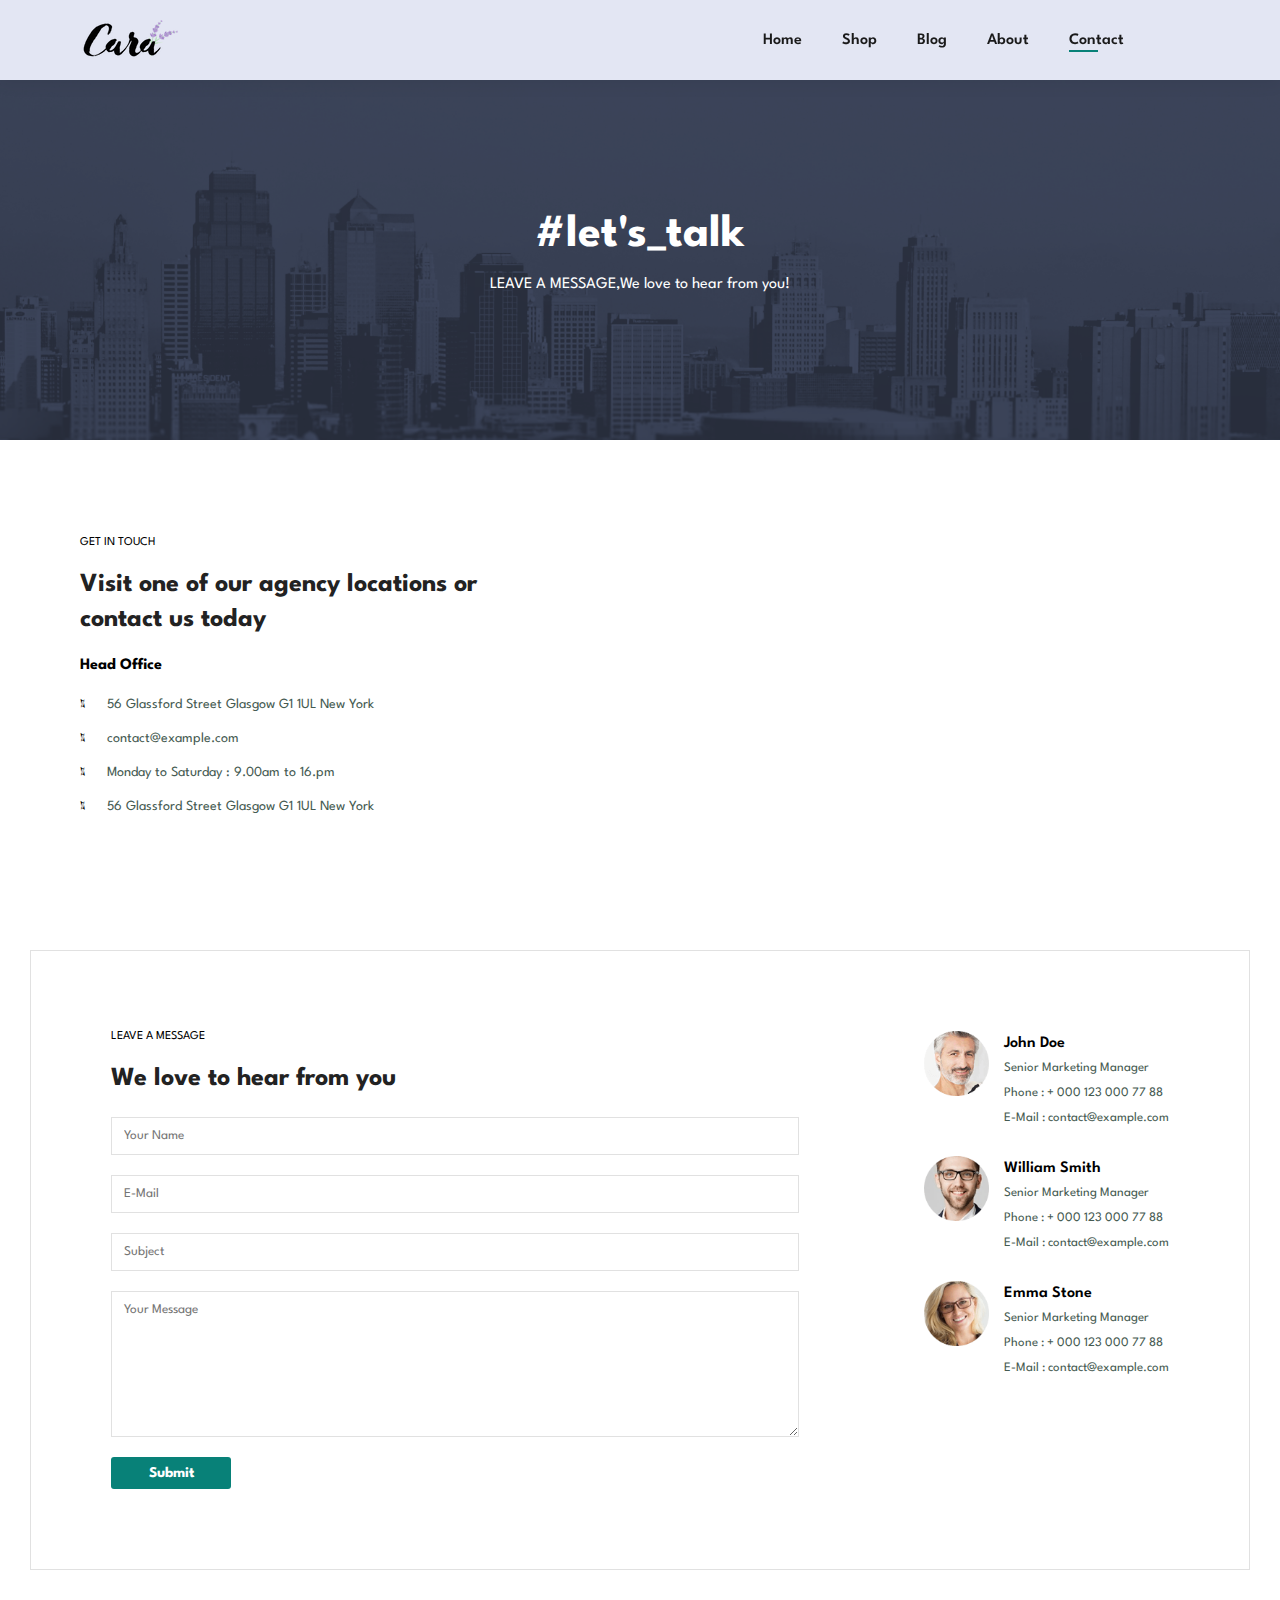
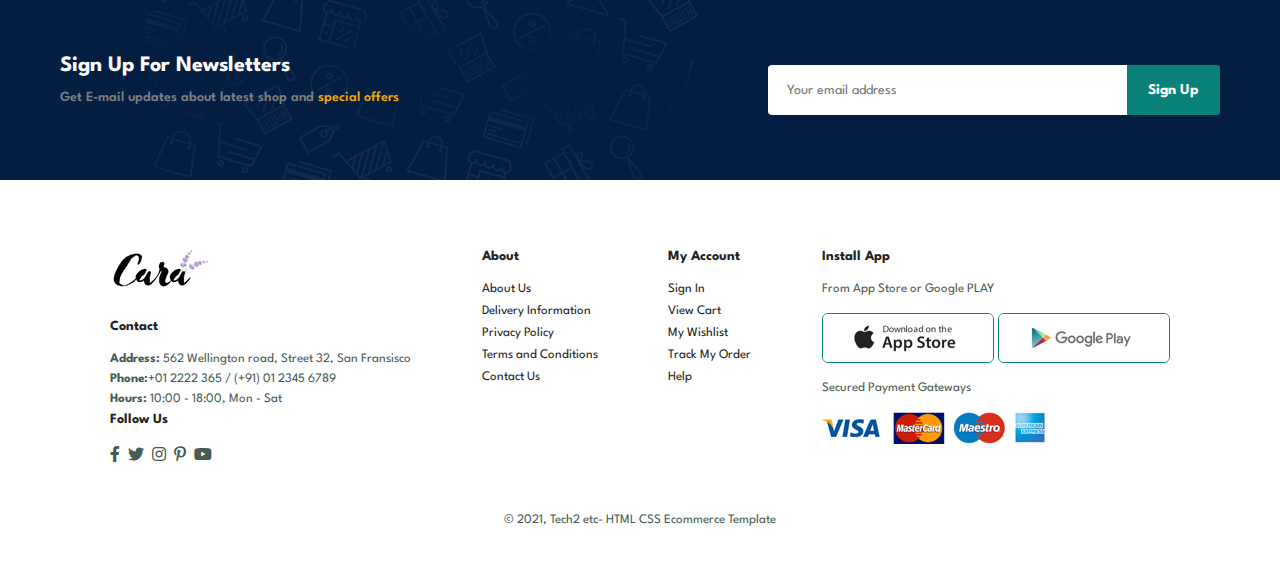
<file: Build-and-Deploy-Ecommerce-Website-main/contact.html>
<html>
<html lang="en">

    <head>
        <meta charset="UTF-8">
        <meta http-equiv="X-UA-Compatible" content="IE=edge">
        <meta name="viewport" content="width=device-width, initial-scale=1.0">
        <title>Document</title>

        <link rel="stylesheet" href="https://pro.fontawesome.com/releases/v5.10.0/css/all.css" />

        <link rel="stylesheet" href="style.css">
    </head>

    <body>


        <script src="script.js"></script>

    </body>

</html><!DOCTYPE html>
<html lang="en">

    <head>
        <meta charset="UTF-8">
        <meta http-equiv="X-UA-Compatible" content="IE=edge">
        <meta name="viewport" content="width=device-width, initial-scale=1.0">
        <title>Tech2etc Ecommerce Tutorial</title>
        <link rel="stylesheet" href="https://pro.fontawesome.com/releases/v5.10.0/css/all.css" />

        <link rel="stylesheet" href="style.css">
    </head>

    <body>
 <section id="header">
    <a href="#"><img src="img/logo.png" class="logo" alt=""></a>

    <div>
        <ul id="nav-bar">
            <li><a href="index.html">Home</a></li>
            <li><a  href="shop.html">Shop</a></li>
            <li><a href="blog.html">Blog</a></li>
            <li><a  href="about.html">About</a></li>
            <li><a class="active" href="contact.html">Contact</a></li>
            <li id="lg-bag"><a href="cart.html"><i class="far fa-shopping-bag"></i></a></li>
            <a href="#" id="close"><i class="far fa-times"></i></a>

        </ul>
    </div>
    <div id="mobile">
        
        <a href="cart.html"><i class="far fa-shopping-bag"></i></a>
        <i id="bar" class="fas fa-outdent"></i>
    </div>
 </section>
 <section id="page-header" class="about-header">
    
    <h2>#let's_talk</h2>
    
    <p>LEAVE A MESSAGE,We love to hear from you!</p>
   
 </section>
 
<section id="contact-details" class="section-p1">

   <div class="details">
        <span>GET IN TOUCH</span>
        <h2>Visit one of our agency locations or contact us today</h2>
        <h3>Head Office</h3>
        <div>
            <li>
                <i class="fal fa-map"></i>
                <p>56 Glassford Street Glasgow G1 1UL New York</p>
            </li>
            <li>
                <i class="fal fa-envelope"></i>
                <p>contact@example.com</p>
            </li>
            <li>
                <i class="fal fa-clock"></i>
                <p>Monday to Saturday : 9.00am to 16.pm</p>
            </li>
            <li>
                <i class="fal fa-map"></i>
                <p>56 Glassford Street Glasgow G1 1UL New York</p>
            </li>
        </div>
   </div>
   <div class="map">
    <iframe src="https://www.google.com/maps/embed?pb=!1m18!1m12!1m3!1d248849.
    84916296526!2d77.63093950000001!3d12.
    953997400000002!2m3!1f0!2f0!3f0!3m2!1i1024!2i768!4f13.
    1!3m3!1m2!1s0x3bae1670c9b44e6d%3A0xf8dfc3e8517e4fe0!2sBengaluru%2C%20Karnataka
    !5e0!3m2!1sen!2sin!4v1699363543568!5m2!1sen!2sin" 
    width="600" height="450" style="border:0;" allowfullscreen="" 
    loading="lazy" referrerpolicy="no-referrer-when-downgrade"></iframe>
   </div>
</section>
<section id="form-details" class="section-p1">
    <form action="">
        <span>LEAVE A MESSAGE</span>
        <H2>We love to hear from you</H2>
        <input type="text" placeholder="Your Name">
        <input type="text" placeholder="E-Mail">
        <input type="text" placeholder="Subject">
        <textarea name="" id="" cols="30" rows="10" placeholder="Your Message"></textarea>
        <button class="normal">Submit</button>
    </form>

    <div class="people">
        <div>
            <img src="img/people/1.png" alt="">
            <p><span>John Doe</span>Senior Marketing Manager<br> 
                Phone : + 000 123 000 77 88<br>E-Mail : contact@example.com</p>
        </div>
        <div>
            <img src="img/people/2.png" alt="">
            <p><span>William Smith</span>Senior Marketing Manager<br> 
                Phone : + 000 123 000 77 88<br>E-Mail : contact@example.com</p>
        </div>
        <div>
            <img src="img/people/3.png" alt="">
            <p><span>Emma Stone</span>Senior Marketing Manager<br> 
                Phone : + 000 123 000 77 88<br>E-Mail : contact@example.com</p>
        </div>


    </div>
</section>

<section id="newsletter">
  
    <div class="newtext">
        <h4>Sign Up For Newsletters</h4>
        <p>Get E-mail updates about latest shop and <span>special offers</span> </p>

     </div>
     <div class="form">
        <input type="text" placeholder="Your email address">
        <button class="normal">Sign Up</button>
     </div>
    
</section> 

<footer class=" section-p1">
    <div class="col">
        <img class="logo" src="img/logo.png" alt="">
        <h4>Contact</h4>
        <p><strong>Address:</strong> 562 Wellington road, Street 32, San Fransisco</p>
        <p><strong>Phone:</strong>+01 2222 365 / (+91) 01 2345 6789</p>
        <p><strong>Hours:</strong> 10:00 - 18:00, Mon - Sat</p>
        <div class="follow">
            <h4>Follow Us</h4>
            <div class="icon">
                
                <i class="fab fa-facebook-f"></i>
    
                <i class="fab fa-twitter"></i>
                <i class="fab fa-instagram"></i>
                <i class="fab fa-pinterest-p"></i>
                <i class="fab fa-youtube"></i>
            </div>
        </div>
    </div>
    <div class="col">
        <h4>About</h4>
        <a href="#">About Us</a>
        <a href="#">Delivery  Information</a>
        <a href="#">Privacy Policy</a>
        <a href="#">Terms and Conditions</a>
        <a href="#">Contact Us</a>
    </div>
    <div class="col">
        <h4>My Account</h4>
        <a href="#">Sign In</a>
        <a href="#">View Cart</a>
        <a href="#">My Wishlist</a>
        <a href="#">Track My Order</a>
        <a href="#">Help</a>
    </div>
    <div class="col install">
        <h4>Install App</h4>
        <p>From App Store or Google PLAY</p>
        <div class="row">
            <img src="img/pay/app.jpg" alt="">
            <img src="img/pay/play.jpg" alt="">
        </div>
        <p>Secured Payment Gateways</p>
            <img src="img/pay/pay.png" alt="">
        
    </div>
    <div class="copy-right">
        <p> © 2021, Tech2 etc- HTML CSS Ecommerce Template </p>
    </div>
    


        <script src="script.js"></script>
    </body>
</footer>
</html>
</file>
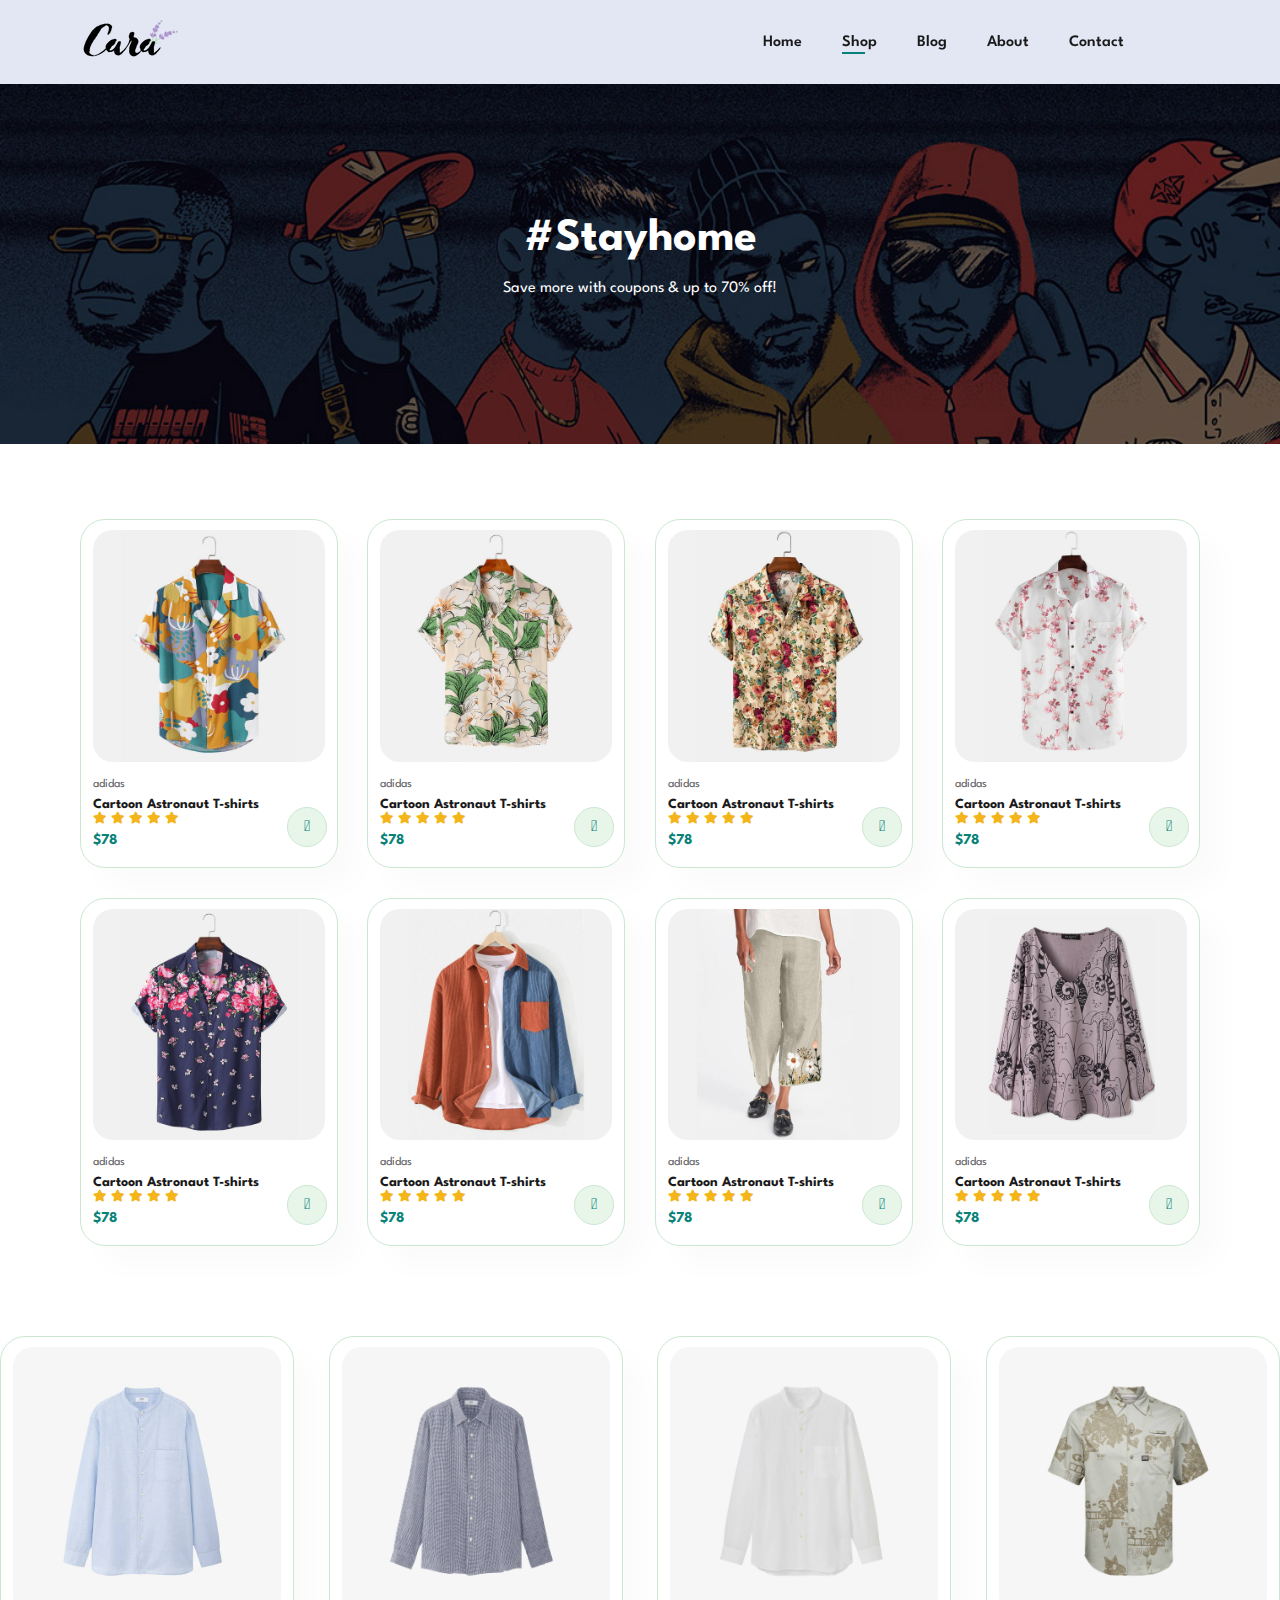
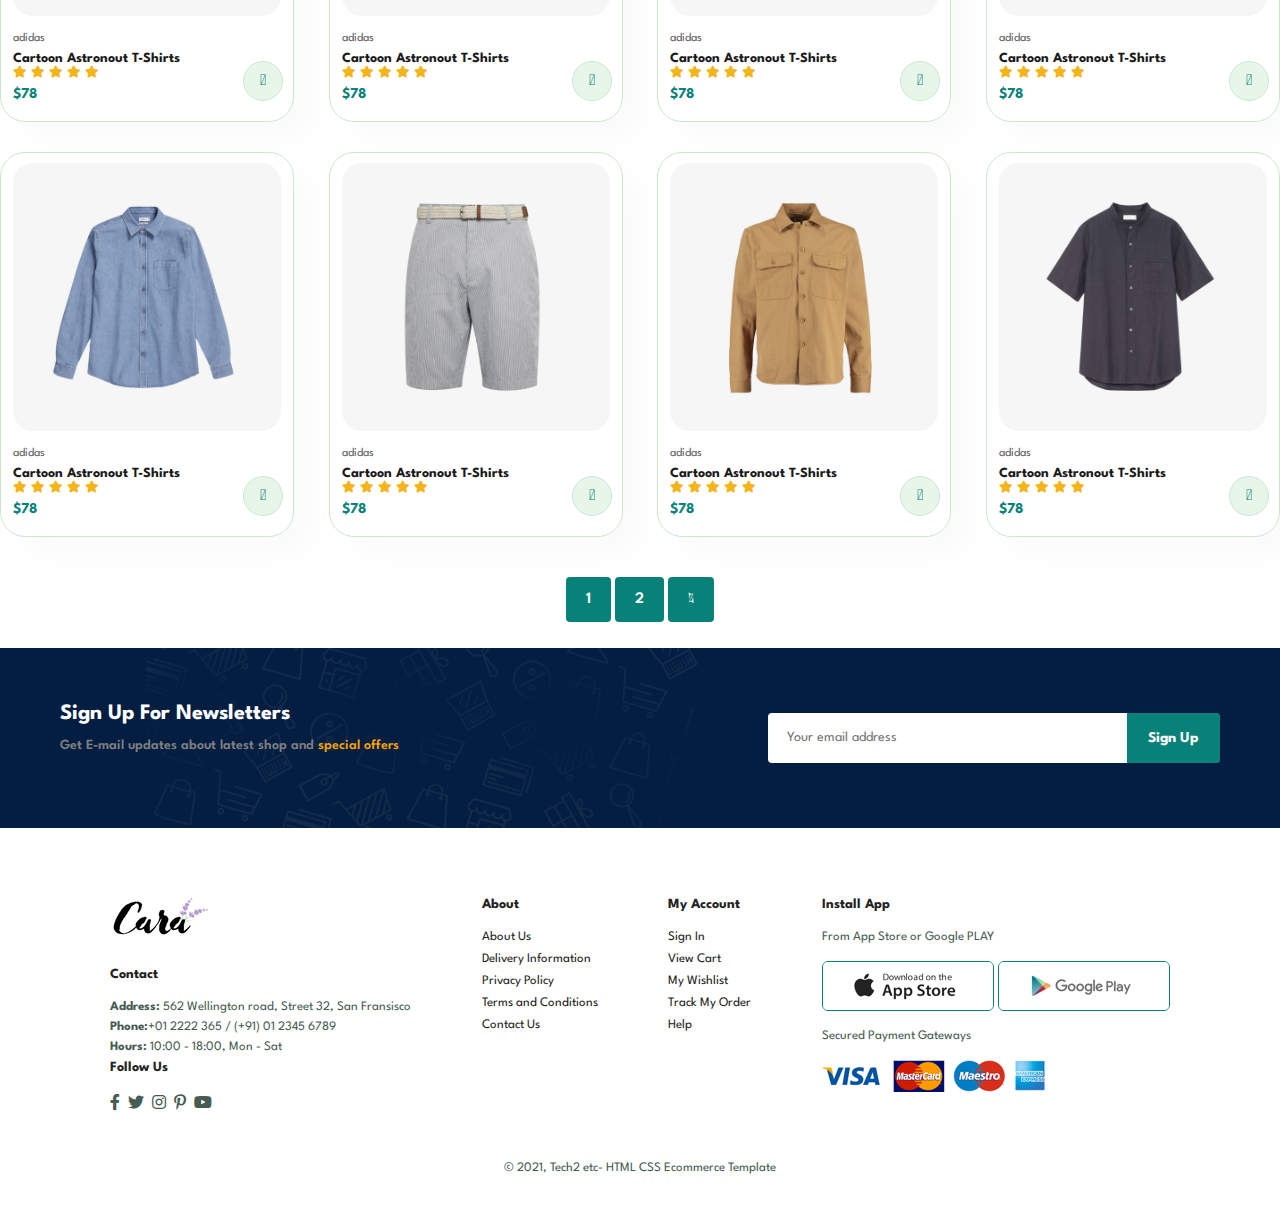
<file: Build-and-Deploy-Ecommerce-Website-main/shop.html>
<!DOCTYPE html>
<html lang="en">

    <head>
        <meta charset="UTF-8">
        <meta http-equiv="X-UA-Compatible" content="IE=edge">
        <meta name="viewport" content="width=device-width, initial-scale=1.0">
        <title>Tech2etc Ecommerce Tutorial</title>
        <link rel="stylesheet" href="https://pro.fontawesome.com/releases/v5.10.0/css/all.css" />

        <link rel="stylesheet" href="style.css">
    </head>

    <body>
 <section id="header">
    <a href="#"><img src="img/logo.png" class="logo" alt=""></a>

    <div>
        <ul id="nav-bar">
            <li><a href="index.html">Home</a></li>
            <li><a class="active" href="shop.html">Shop</a></li>
            <li><a href="blog.html">Blog</a></li>
            <li><a href="about.html">About</a></li>
            <li><a href="contact.html">Contact</a></li>
            <li id="lg-bag"><a href="cart.html"><i class="far fa-shopping-bag"></i></a></li>
            <a href="#" id="close"><i class="far fa-times"></i></a>

        </ul>
    </div>
    <div id="mobile">
        
        <a href="cart.html"><i class="far fa-shopping-bag"></i></a>
        <i id="bar" class="fas fa-outdent"></i>
    </div>
 </section>
 <section id="page-header">
    
    <h2>#Stayhome</h2>
    
    <p>Save more with coupons & up to 70% off!</p>
   
 </section>
 
<section id="Product1" class="section-p1">
   
    <div class="pro-container">
        <div class="pro" onclick="window.location.href='sproduct.html';">
           <img src="img/products/f1.jpg" alt="">
           <div class="des">
             <span>adidas</span>
             <h5>Cartoon Astronaut T-shirts</h5>
             <div class="star">
                 <i class="fas fa-star"></i>
                 <i class="fas fa-star"></i>
                 <i class="fas fa-star"></i>
                 <i class="fas fa-star"></i>
                 <i class="fas fa-star"></i>
             </div>    
             <h4>$78</h4>
         </div>
            <a href="#"><i class="fal fa-shopping-cart cart"></i></a>
        </div>
        <div class="pro">
            <img src="img/products/f2.jpg" alt="">
            <div class="des">
              <span>adidas</span>
              <h5>Cartoon Astronaut T-shirts</h5>
              <div class="star">
                  <i class="fas fa-star"></i>
                  <i class="fas fa-star"></i>
                  <i class="fas fa-star"></i>
                  <i class="fas fa-star"></i>
                  <i class="fas fa-star"></i>
              </div>    
              <h4>$78</h4>
          </div>
             <a href="#"><i class="fal fa-shopping-cart cart"></i></a>
         </div>
         <div class="pro">
            <img src="img/products/f3.jpg" alt="">
            <div class="des">
              <span>adidas</span>
              <h5>Cartoon Astronaut T-shirts</h5>
              <div class="star">
                  <i class="fas fa-star"></i>
                  <i class="fas fa-star"></i>
                  <i class="fas fa-star"></i>
                  <i class="fas fa-star"></i>
                  <i class="fas fa-star"></i>
              </div>    
              <h4>$78</h4>
          </div>
             <a href="#"><i class="fal fa-shopping-cart cart"></i></a>
         </div>
         <div class="pro">
            <img src="img/products/f4.jpg" alt="">
            <div class="des">
              <span>adidas</span>
              <h5>Cartoon Astronaut T-shirts</h5>
              <div class="star">
                  <i class="fas fa-star"></i>
                  <i class="fas fa-star"></i>
                  <i class="fas fa-star"></i>
                  <i class="fas fa-star"></i>
                  <i class="fas fa-star"></i>
              </div>    
              <h4>$78</h4>
          </div>
             <a href="#"><i class="fal fa-shopping-cart cart"></i></a>
         </div>
         <div class="pro">
            <img src="img/products/f5.jpg" alt="">
            <div class="des">
              <span>adidas</span>
              <h5>Cartoon Astronaut T-shirts</h5>
              <div class="star">
                  <i class="fas fa-star"></i>
                  <i class="fas fa-star"></i>
                  <i class="fas fa-star"></i>
                  <i class="fas fa-star"></i>
                  <i class="fas fa-star"></i>
              </div>    
              <h4>$78</h4>
          </div>
             <a href="#"><i class="fal fa-shopping-cart cart"></i></a>
         </div>
         <div class="pro">
            <img src="img/products/f6.jpg" alt="">
            <div class="des">
              <span>adidas</span>
              <h5>Cartoon Astronaut T-shirts</h5>
              <div class="star">
                  <i class="fas fa-star"></i>
                  <i class="fas fa-star"></i>
                  <i class="fas fa-star"></i>
                  <i class="fas fa-star"></i>
                  <i class="fas fa-star"></i>
              </div>    
              <h4>$78</h4>
          </div>
             <a href="#"><i class="fal fa-shopping-cart cart"></i></a>
         </div>
         <div class="pro">
            <img src="img/products/f7.jpg" alt="">
            <div class="des">
              <span>adidas</span>
              <h5>Cartoon Astronaut T-shirts</h5>
              <div class="star">
                  <i class="fas fa-star"></i>
                  <i class="fas fa-star"></i>
                  <i class="fas fa-star"></i>
                  <i class="fas fa-star"></i>
                  <i class="fas fa-star"></i>
              </div>    
              <h4>$78</h4>
          </div>
             <a href="#"><i class="fal fa-shopping-cart cart"></i></a>
         </div>
         <div class="pro">
            <img src="img/products/f8.jpg" alt="">
            <div class="des">
              <span>adidas</span>
              <h5>Cartoon Astronaut T-shirts</h5>
              <div class="star">
                  <i class="fas fa-star"></i>
                  <i class="fas fa-star"></i>
                  <i class="fas fa-star"></i>
                  <i class="fas fa-star"></i>
                  <i class="fas fa-star"></i>
              </div>    
              <h4>$78</h4>
          </div>
             <a href="#"><i class="fal fa-shopping-cart cart"></i></a>
         </div>
    </div>
    
</section>

<section id="Product1">
    
    <div class="pro-container">
        <div class="pro">
            <img src="img/products/n1.jpg" alt="">
            <div class="des">
                <span>adidas</span>
                <h5>Cartoon Astronout T-Shirts</h5>
                <div class="star">
                    <i class="fas fa-star"></i>
                    <i class="fas fa-star"></i>
                    <i class="fas fa-star"></i>
                    <i class="fas fa-star"></i>
                    <i class="fas fa-star"></i>
                </div>
                <h4>$78</h4>
            </div>
              <a href="#"><i class="fal fa-shopping-cart cart"> </i></a>
        </div>
        <div class="pro">
            <img src="img/products/n2.jpg" alt="">
            <div class="des">
                <span>adidas</span>
                <h5>Cartoon Astronout T-Shirts</h5>
                <div class="star">
                    <i class="fas fa-star"></i>
                    <i class="fas fa-star"></i>
                    <i class="fas fa-star"></i>
                    <i class="fas fa-star"></i>
                    <i class="fas fa-star"></i>
                </div>
                <h4>$78</h4>
            </div>
              <a href="#"><i class="fal fa-shopping-cart cart"> </i></a>
        </div>
        <div class="pro">
            <img src="img/products/n3.jpg" alt="">
            <div class="des">
                <span>adidas</span>
                <h5>Cartoon Astronout T-Shirts</h5>
                <div class="star">
                    <i class="fas fa-star"></i>
                    <i class="fas fa-star"></i>
                    <i class="fas fa-star"></i>
                    <i class="fas fa-star"></i>
                    <i class="fas fa-star"></i>
                </div>
                <h4>$78</h4>
            </div>
              <a href="#"><i class="fal fa-shopping-cart cart"> </i></a>
        </div>
        <div class="pro">
            <img src="img/products/n4.jpg" alt="">
            <div class="des">
                <span>adidas</span>
                <h5>Cartoon Astronout T-Shirts</h5>
                <div class="star">
                    <i class="fas fa-star"></i>
                    <i class="fas fa-star"></i>
                    <i class="fas fa-star"></i>
                    <i class="fas fa-star"></i>
                    <i class="fas fa-star"></i>
                </div>
                <h4>$78</h4>
            </div>
              <a href="#"><i class="fal fa-shopping-cart cart"> </i></a>
        </div>
        <div class="pro">
            <img src="img/products/n5.jpg" alt="">
            <div class="des">
                <span>adidas</span>
                <h5>Cartoon Astronout T-Shirts</h5>
                <div class="star">
                    <i class="fas fa-star"></i>
                    <i class="fas fa-star"></i>
                    <i class="fas fa-star"></i>
                    <i class="fas fa-star"></i>
                    <i class="fas fa-star"></i>
                </div>
                <h4>$78</h4>
            </div>
              <a href="#"><i class="fal fa-shopping-cart cart"> </i></a>
        </div>
        <div class="pro">
            <img src="img/products/n6.jpg" alt="">
            <div class="des">
                <span>adidas</span>
                <h5>Cartoon Astronout T-Shirts</h5>
                <div class="star">
                    <i class="fas fa-star"></i>
                    <i class="fas fa-star"></i>
                    <i class="fas fa-star"></i>
                    <i class="fas fa-star"></i>
                    <i class="fas fa-star"></i>
                </div>
                <h4>$78</h4>
            </div>
              <a href="#"><i class="fal fa-shopping-cart cart"> </i></a>
        </div>
        <div class="pro">
            <img src="img/products/n7.jpg" alt="">
            <div class="des">
                <span>adidas</span>
                <h5>Cartoon Astronout T-Shirts</h5>
                <div class="star">
                    <i class="fas fa-star"></i>
                    <i class="fas fa-star"></i>
                    <i class="fas fa-star"></i>
                    <i class="fas fa-star"></i>
                    <i class="fas fa-star"></i>
                </div>
                <h4>$78</h4>
            </div>
              <a href="#"><i class="fal fa-shopping-cart cart"> </i></a>
        </div>
        <div class="pro">
            <img src="img/products/n8.jpg" alt="">
            <div class="des">
                <span>adidas</span>
                <h5>Cartoon Astronout T-Shirts</h5>
                <div class="star">
                    <i class="fas fa-star"></i>
                    <i class="fas fa-star"></i>
                    <i class="fas fa-star"></i>
                    <i class="fas fa-star"></i>
                    <i class="fas fa-star"></i>
                </div>
                <h4>$78</h4>
            </div>
              <a href="#"><i class="fal fa-shopping-cart cart"> </i></a>
        </div>
    </div>
</section>
<section id="pagination" class="section-p1">
    <a href="#">1</a>
    <a href="#">2</a>
    <a href="#"><i class="fal fa-long-arrow-alt-right"></i></a>
</section>
<section id="newsletter">
  
    <div class="newtext">
        <h4>Sign Up For Newsletters</h4>
        <p>Get E-mail updates about latest shop and <span>special offers</span> </p>

     </div>
     <div class="form">
        <input type="text" placeholder="Your email address">
        <button class="normal">Sign Up</button>
     </div>
    
</section>
<footer class=" section-p1">
    <div class="col">
        <img class="logo" src="img/logo.png" alt="">
        <h4>Contact</h4>
        <p><strong>Address:</strong> 562 Wellington road, Street 32, San Fransisco</p>
        <p><strong>Phone:</strong>+01 2222 365 / (+91) 01 2345 6789</p>
        <p><strong>Hours:</strong> 10:00 - 18:00, Mon - Sat</p>
        <div class="follow">
            <h4>Follow Us</h4>
            <div class="icon">
                
                <i class="fab fa-facebook-f"></i>
    
                <i class="fab fa-twitter"></i>
                <i class="fab fa-instagram"></i>
                <i class="fab fa-pinterest-p"></i>
                <i class="fab fa-youtube"></i>
            </div>
        </div>
    </div>
    <div class="col">
        <h4>About</h4>
        <a href="#">About Us</a>
        <a href="#">Delivery  Information</a>
        <a href="#">Privacy Policy</a>
        <a href="#">Terms and Conditions</a>
        <a href="#">Contact Us</a>
    </div>
    <div class="col">
        <h4>My Account</h4>
        <a href="#">Sign In</a>
        <a href="#">View Cart</a>
        <a href="#">My Wishlist</a>
        <a href="#">Track My Order</a>
        <a href="#">Help</a>
    </div>
    <div class="col install">
        <h4>Install App</h4>
        <p>From App Store or Google PLAY</p>
        <div class="row">
            <img src="img/pay/app.jpg" alt="">
            <img src="img/pay/play.jpg" alt="">
        </div>
        <p>Secured Payment Gateways</p>
            <img src="img/pay/pay.png" alt="">
        
    </div>
    <div class="copy-right">
        <p> © 2021, Tech2 etc- HTML CSS Ecommerce Template </p>
    </div>
    


        <script src="script.js"></script>
    </body>
</footer>
</html>
</file>
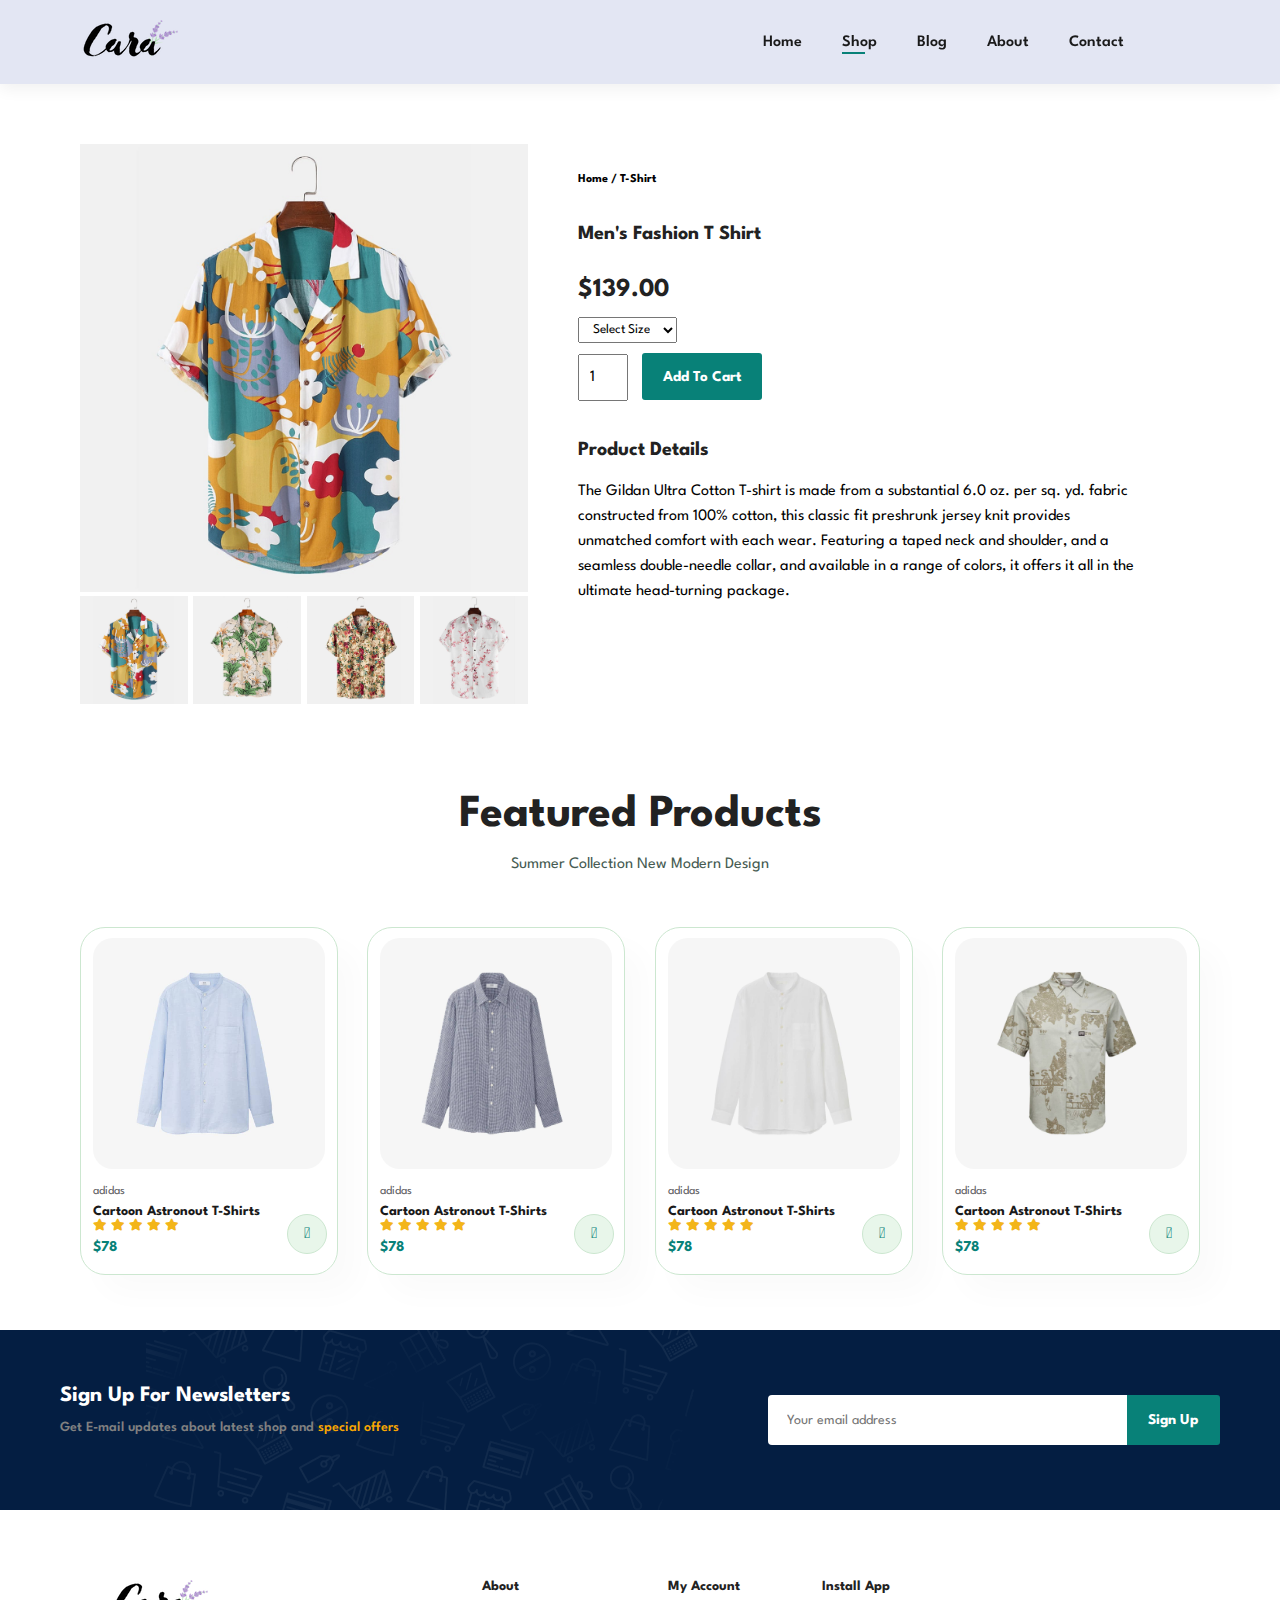
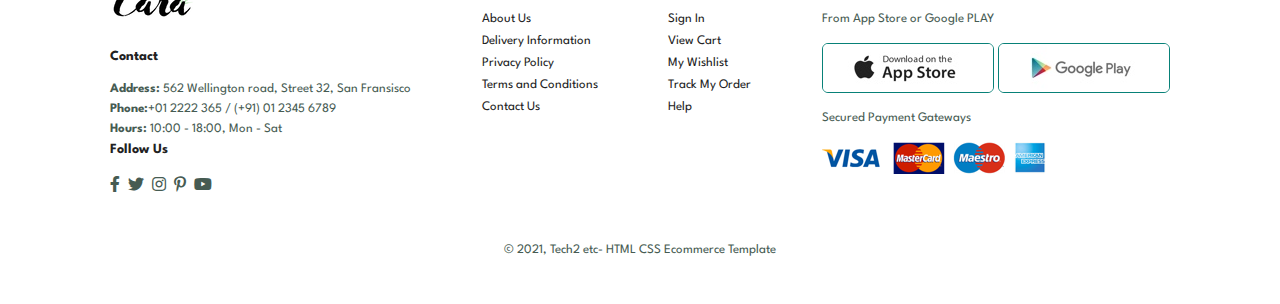
<file: Build-and-Deploy-Ecommerce-Website-main/sproduct.html>
<!DOCTYPE html>
<html lang="en">

    <head>
        <meta charset="UTF-8">
        <meta http-equiv="X-UA-Compatible" content="IE=edge">
        <meta name="viewport" content="width=device-width, initial-scale=1.0">
        <title>Tech2etc Ecommerce Tutorial</title>
        <link rel="stylesheet" href="https://pro.fontawesome.com/releases/v5.10.0/css/all.css" />

        <link rel="stylesheet" href="style.css">
    </head>

    <body>
 <section id="header">
    <a href="#"><img src="img/logo.png" class="logo" alt=""></a>

    <div>
        <ul id="nav-bar">
            <li><a href="index.html">Home</a></li>
            <li><a class="active" href="shop.html">Shop</a></li>
            <li><a href="blog.html">Blog</a></li>
            <li><a href="about.html">About</a></li>
            <li><a href="contact.html">Contact</a></li>
            <li id="lg-bag"><a href="cart.html"><i class="far fa-shopping-bag"></i></a></li>
            <a href="#" id="close"><i class="far fa-times"></i></a>

        </ul>
    </div>
    <div id="mobile">
        
        <a href="cart.html"><i class="far fa-shopping-bag"></i></a>
        <i id="bar" class="fas fa-outdent"></i>
    </div>
 </section>

 <section id="prodetails" class="section-p1">
   <div class="single-pro-image">
   <img src="img/products/f1.jpg" width="100%" id="MainImg" alt="">

     <div class="small-img-group">
        <div class="small-img-col">
            <img src="img/products/f1.jpg"  width="100%" class="small-img"  alt="">
        </div>
        <div class="small-img-col">
            <img src="img/products/f2.jpg"  width="100%" class="small-img"  alt="">
        </div>
        <div class="small-img-col">
            <img src="img/products/f3.jpg"  width="100%" class="small-img"  alt="">
        </div>
        <div class="small-img-col">
            <img src="img/products/f4.jpg"  width="100%" class="small-img"  alt="">
        </div>
     </div>
    
   </div>
   <div class="single-pro-details">
    <h6>Home / T-Shirt</h6>
    <h4>Men's Fashion T Shirt</h4>
    <h2>$139.00</h2>
    <select>
        <option>Select Size</option>
        <option>XXL</option>
        <option>XL</option>
        <option>Large</option>
        <option>Medium</option>
        <option>Small</option>
    </select>
    <input type="number" value="1">
    <button class="normal" id="hei">Add To Cart</button>
    <h4>Product Details</h4>
    <span>The Gildan Ultra Cotton T-shirt is made from a substantial 6.0 oz. per
        sq. yd. fabric constructed from 100% cotton, this classic fit preshrunk jersey
        knit provides unmatched comfort with each wear. Featuring a taped neck and
        shoulder, and a seamless double-needle collar, and available in a range of
        colors, it offers it all in the ultimate head-turning package.</span>
   </div> 
 </section>
 <section id="Product1" class="section-p1">
    <h2>Featured Products</h2>
    <p>Summer Collection New Modern Design</p>
    <div class="pro-container">
        <div class="pro">
            <img src="img/products/n1.jpg" alt="">
            <div class="des">
                <span>adidas</span>
                <h5>Cartoon Astronout T-Shirts</h5>
                <div class="star">
                    <i class="fas fa-star"></i>
                    <i class="fas fa-star"></i>
                    <i class="fas fa-star"></i>
                    <i class="fas fa-star"></i>
                    <i class="fas fa-star"></i>
                </div>
                <h4>$78</h4>
            </div>
              <a href="#"><i class="fal fa-shopping-cart cart"> </i></a>
        </div>
        <div class="pro">
            <img src="img/products/n2.jpg" alt="">
            <div class="des">
                <span>adidas</span>
                <h5>Cartoon Astronout T-Shirts</h5>
                <div class="star">
                    <i class="fas fa-star"></i>
                    <i class="fas fa-star"></i>
                    <i class="fas fa-star"></i>
                    <i class="fas fa-star"></i>
                    <i class="fas fa-star"></i>
                </div>
                <h4>$78</h4>
            </div>
              <a href="#"><i class="fal fa-shopping-cart cart"> </i></a>
        </div>
        <div class="pro">
            <img src="img/products/n3.jpg" alt="">
            <div class="des">
                <span>adidas</span>
                <h5>Cartoon Astronout T-Shirts</h5>
                <div class="star">
                    <i class="fas fa-star"></i>
                    <i class="fas fa-star"></i>
                    <i class="fas fa-star"></i>
                    <i class="fas fa-star"></i>
                    <i class="fas fa-star"></i>
                </div>
                <h4>$78</h4>
            </div>
              <a href="#"><i class="fal fa-shopping-cart cart"> </i></a>
        </div>
        <div class="pro">
            <img src="img/products/n4.jpg" alt="">
            <div class="des">
                <span>adidas</span>
                <h5>Cartoon Astronout T-Shirts</h5>
                <div class="star">
                    <i class="fas fa-star"></i>
                    <i class="fas fa-star"></i>
                    <i class="fas fa-star"></i>
                    <i class="fas fa-star"></i>
                    <i class="fas fa-star"></i>
                </div>
                <h4>$78</h4>
            </div>
              <a href="#"><i class="fal fa-shopping-cart cart"> </i></a>
        </div>
    </div>
</section>

<section id="newsletter">
  
    <div class="newtext">
        <h4>Sign Up For Newsletters</h4>
        <p>Get E-mail updates about latest shop and <span>special offers</span> </p>

     </div>
     <div class="form">
        <input type="text" placeholder="Your email address">
        <button class="normal">Sign Up</button>
     </div>
    
</section>
<footer class=" section-p1">
    <div class="col">
        <img class="logo" src="img/logo.png" alt="">
        <h4>Contact</h4>
        <p><strong>Address:</strong> 562 Wellington road, Street 32, San Fransisco</p>
        <p><strong>Phone:</strong>+01 2222 365 / (+91) 01 2345 6789</p>
        <p><strong>Hours:</strong> 10:00 - 18:00, Mon - Sat</p>
        <div class="follow">
            <h4>Follow Us</h4>
            <div class="icon">
                
                <i class="fab fa-facebook-f"></i>
    
                <i class="fab fa-twitter"></i>
                <i class="fab fa-instagram"></i>
                <i class="fab fa-pinterest-p"></i>
                <i class="fab fa-youtube"></i>
            </div>
        </div>
    </div>
    <div class="col">
        <h4>About</h4>
        <a href="#">About Us</a>
        <a href="#">Delivery  Information</a>
        <a href="#">Privacy Policy</a>
        <a href="#">Terms and Conditions</a>
        <a href="#">Contact Us</a>
    </div>
    <div class="col">
        <h4>My Account</h4>
        <a href="#">Sign In</a>
        <a href="#">View Cart</a>
        <a href="#">My Wishlist</a>
        <a href="#">Track My Order</a>
        <a href="#">Help</a>
    </div>
    <div class="col install">
        <h4>Install App</h4>
        <p>From App Store or Google PLAY</p>
        <div class="row">
            <img src="img/pay/app.jpg" alt="">
            <img src="img/pay/play.jpg" alt="">
        </div>
        <p>Secured Payment Gateways</p>
            <img src="img/pay/pay.png" alt="">
        
    </div>
    <div class="copy-right">
        <p> © 2021, Tech2 etc- HTML CSS Ecommerce Template </p>
    </div>
    

</footer>

<script>
    var MainImg = document.getElementById("MainImg");
    var smallimg= document.getElementsByClassName("small-img");

    smallimg[0].onclick = function(){
        MainImg.src=smallimg[0].src;
    }

    smallimg[1].onclick = function(){
        MainImg.src=smallimg[1].src;
    }
    smallimg[2].onclick = function(){
        MainImg.src=smallimg[2].src;
    }
    smallimg[3].onclick = function(){
        MainImg.src=smallimg[3].src;
    }
</script>
        <script src="script.js"></script>
    </body>

</html>
</file>
<file: Build-and-Deploy-Ecommerce-Website-main/style.css>
@import url("https://fonts.googleapis.com/css2?family=Spartan:wght@100;200;300;400;500;600;700;800;900&display=swap");
* {
  margin: 0;
  padding: 0;
  box-sizing: border-box;
  font-family: "Spartan", sans-serif;
}

html {
  scroll-behavior: smooth;
}

/* Global Styles */

h1 {
  font-size: 50px;
  line-height: 64px;
  color: #222;
}

h2 {
  font-size: 46px;
  line-height: 54px;
  color: #222;
}

h4 {
  font-size: 20px;
  color: #222;
}

h6 {
  font-weight: 700;
  font-size: 12px;
}

p {
  font-size: 16px;
  color: #465b52;
  margin: 15px 0 20px 0;
}

.section-p1 {
  padding: 40px 80px;
}

.section-m1 {
  margin: 40px 0;
}

body {
  width: 100%;
}


/*header start*/

#header{
  display: flex;
  align-items: center;
  justify-content: space-between;
  padding: 20px 80px;
  background-color: #E3E6F3;
  box-shadow: 0 5px 15px rgba(0, 0, 0,0.06);
  z-index: 999;
  position: sticky;
  top: 0;
  left: 0;
}

#nav-bar{
  display: flex;
  align-items: center;
  justify-content: center;
  

}
#nav-bar.active{
  
  right:0px;

}
#nav-bar li{
  list-style: none;
  padding: 0 20px;
  position: relative;
  
}
#nav-bar li a{
  text-decoration: none;
  font-size: 16px;
  font-weight: 600;
  color: #1a1a1a;
  transition: 0.3s ease;

}
#nav-bar li a:hover,
  #nav-bar li a.acive{
  color: #088178;
 

}
#nav-bar li a.active::after,
#nav-bar li a:hover::after{
  content: "";
  width: 30%;
  height: 2px;
  background-color: #088178;
  position: absolute;
  bottom: -4px;
  left: 20px;
}
#mobile{
  display: none;
  align-items: center;
}
#close{
  display: none;
}

/*home page*/
#Hero{
  background-image: url(img/hero4.png);
  height: 90vh;
  width: 100%;
  background-size: cover;
  background-position: top 25% right 0;
  padding: 0 80px;
  display: flex;
  align-items: flex-start;
  justify-content: center;
  flex-direction: column;

}
#Hero h4{
  padding-bottom: 15px;

}
#Hero h1{
  color: #088178;
}
#Hero button{
  background-image: url(img/button.png);
  background-color: transparent;
  color: #088178;
  border: 0;
  padding: 14px 80px 14px 65px;
  font-weight: bold;
  background-repeat: no-repeat;
  cursor: pointer;
  font-size: 15px;
}
#feature{
  display: flex;
  align-items: center;
  justify-content: space-between;flex-wrap: wrap;

}
#feature .fe-box{
  width: 180px;
  text-align: center;
  padding: 25px 15px;
  box-shadow: 20px 20px 34px rgba(0, 0, 0,0.03);
  border: 1px solid #cce7d0;
  border-radius: 4px;
  margin: 15px 0;
}
#feature .fe-box:hover{
  box-shadow: 10px 10px 54px rgba(80, 72, 231,0.6);
}
#feature .fe-box h6 {
  padding: 10x 9px 7px 9px;
  display: inline-block;
  line-height: 2;
  border-radius: 4px;
  background-color: #ffc7d3; 
  color: #088178;
}
#feature .fe-box img{
  width: 100%;
  margin-bottom: 10px;
}
#feature .fe-box:nth-child(2) h6{
  background-color: #cdebbc;
}
#feature .fe-box:nth-child(3) h6{
  background-color: #d1e8f2;
}
#feature .fe-box:nth-child(4) h6{
  background-color: #cdd4f8;
}
  #feature .fe-box:nth-child(5) h6{
    background-color: #f6dbec;
  }
  #feature .fe-box:nth-child(6) h6{
    background-color: #fff2e5;
  }
  #Product1{
    text-align: center;
  }
  #Product1 .pro-container{
    display:flex;
    flex-direction: row;
    justify-content: space-between;
    padding-top:20px;
    flex-wrap: wrap;
  }
  #Product1 .pro{
    width: 23%;
    min-width: 250px;
    padding: 10px 12px;
    border: 1px solid #cce7d0 ;
    border-radius: 25px;
    cursor: pointer;
    box-shadow: 20px 20px 30px rgba(0, 0, 0,0.02);
    transition: 0.2s ease;
    margin: 15px 0;
    position: relative;
  }
  #Product1 .pro img{
     width: 100%;
    border-radius: 20px;
  }
  #Product1 .pro:hover{
    box-shadow: 10px 10px 54px rgba(0, 0, 0,0.6);
  }
  #Product1 .pro .des{
    text-align:start;
    padding: 10px 0;
  }
  #Product1 .pro .des span{
    color: #606063;
    font-size: 12px;

  }
  #Product1 .pro .des h5{
padding-top: 7px;
color: #1a1a1a;
font-size: 14px;
  }
  
  #Product1 .pro .des i{
    font-size: 12px;
    color: rgb(243, 181, 25);
  }
  #Product1 .pro .des h4{
    padding-top: 7px;
    font-size: 15px;
    font-weight: 700;
    color: #088178;
  }
  #Product1 .pro .cart{
    width: 40px;
    height: 40px;
    line-height: 40px;
    border-radius: 50px;
    background-color: #e8f6ea;
    font-weight: 500;
    color: #088178;
    border: 1px solid #cce7d0;
    position: absolute;
    bottom: 20px;
    right: 10px;
  }
  #banner img{
    width: 100%;
    display: block;
  }
  #banner{
    display: flex;
    flex-direction: column;
    justify-content: center;
    align-items: center;
    text-align: center;
    background-image: url(img/banner/b2.jpg);
    width: 100%;
    height: 40vh;
    background-size: cover;
  }
  #banner h4{
    color: white;
    font-size: 14px;
     
  }
  #banner h2{
    color: white;
    padding-top: 10px;
    padding-bottom: 10px ;
    font-size:35px;
    line-height: 40px;
     
  }
  #banner h2 span{
    color: red;
  }
  button.normal{
    font-size: 15px;
    line-height: 30px;
    font-weight:700;
    border-radius: 3px;
    width: 120px;
    border: 1px solid transparent;
    cursor: pointer;
    transition: 0.2s;
    
  }
  #banner button:hover{
    background-color: rgb(41, 155, 155);
    color: white;
    
  }
  
  #sm-banner .banner-box{
    display: flex;
    background-image: url(img/banner/b17.jpg);
    background-size: cover;
    justify-content: center;
    align-items:flex-start;
    height: 50vh;
    min-width: 580px;
    flex-direction: column;
    background-position: center;
    padding:30px ;

  }
  #sm-banner .banner-box2{
    background-image: url(img/banner/b10.jpg);
  }
  #sm-banner{
    display: flex;
    justify-content: space-between;
    flex-wrap: wrap;
  }
  #sm-banner h4{
    color: #fff;
    font-size: 20px;
    font-weight: 300;

  }
  #sm-banner h2{
color: white;
font-size: 28px;
font-weight: 800;
  }
  #sm-banner p{
    color: white;
    font-size: 14px;
    font-weight: 500;
    padding-bottom: 15px;
  }
  button.white{
    font-size: 13px;
    line-height: 30px;
    font-weight:600;
    border-radius: 7px;
    width: 120px;
    border: 1px solid white;
    cursor: pointer;
    transition: 0.2s;
    color: white;
    background-color:transparent;
    outline: none;
    
  }
  #sm-banner .banner-box:hover button{

background-color: #088178;
border: 1px solid #088178;

  }
  #banner3 .banner-box{
    display: flex;
    background-image: url(img/banner/b7.jpg);
    background-size: cover;
    justify-content: center;
    align-items:flex-start;
    height: 30vh;
    min-width: 30%;
    flex-direction: column;
    background-position: center;
    padding: 20px;
    margin-bottom: 20px;
    
  }
  #banner3 h2{
    color: white;
    font-weight: 900;
    font-size: 22px;
padding-left:14px;
  }
  #banner3 p{
    color: #ec544e;
    font-weight: 800;
    font-size: 15px;
    padding-left: 14px;
  }
  #banner3{
    display: flex;
    justify-content: space-between;
    flex-wrap: wrap;
    padding: 0 80px;
  }
   #banner3 .b4{
    background-image: url(img/banner/b4.jpg);
  }
   #banner3 .b5{
    background-image: url(img/banner/b18.jpg);
   }
   
   #newsletter{
    display: flex;
    justify-content:space-between;
    flex-wrap: wrap;
    align-items: center;
    background-image: url(img/banner/b14.png);
    background-repeat: no-repeat;
    background-position: 20% 30%;
    background-color: #041e42;
    height: 20vh;
   }
   #newsletter .newtext h4{
    color: white;
    padding-left: 60px;
    font-weight: 700;
    font-size: 22px;
    
   }
   #newsletter .newtext span{
    color: rgba(255, 170, 0, 0.985);
   }
   #newsletter .newtext p{
     color: gray;
     padding-left: 60px;
     font-size: 14px;
     font-weight: 600;
   }
   #newsletter .form{
    padding-right: 60px;
    border: 1px;
    border-radius: 3px;
   }
   #newsletter input{
     height: 3.125rem;
     padding: 0 1.25em;
     font-size: 14px;
     width: 100%;
     border: 1px solid transparent;
     border-radius: 4px;
     outline: none;
     border-top-right-radius: 0;
     border-bottom-right-radius:0;
   }
   #newsletter button{
    background-color: #088178;
    color: white;
    white-space: nowrap;
    border-top-left-radius: 0;
     border-bottom-left-radius:0;
   }
   #newsletter .form{
    display: flex;
    width: 40%;
   }
   footer{
    display: flex;
    flex-wrap: wrap;
    justify-content: space-between;
   }
   footer .col{
    display: flex;
    flex-direction: column;
    align-items:flex-start;
    margin-bottom: 20px;
    padding: 30px;
    
   }
   
  footer .logo{
    margin-bottom: 30px;
   }
  footer h4{
    font-size: 14px;
    padding-bottom: 20px;
  }
  footer p{
    font-size: 13px;
    padding: 0 0 8px 0;
  }
  footer a{
    font-size: 13px;
    text-decoration: none;
    color: #222;
    margin-bottom: 10px;
  }
  footer .follow i{
    padding-right: 4px;
    color: #465b52;
    cursor: pointer;
  }
  footer .install .row img{
 border: 1px solid#088178;
 border-radius: 6px;
  }
footer .install img{
  margin: 10px 0 15px 0;
}
footer .follow i:hover,
footer a:hover{
  color: #088178;
}
footer .copy-right{
  width: 100%;
  text-align: center;
}

/*Shop Page*/

#page-header{
  background-image: url(./img/banner/b1.jpg);
  width: 100%;
  height: 40vh;
  background-size: cover;
  display: flex;
  justify-content: center;
  text-align: center;
  flex-direction: column;
  padding: 14px;

}
#page-header h2,
#page-header p{
 color: #fff;
}

#pagination{
  text-align: center;

}
#pagination a{
  text-decoration: none;
  background-color: #088178;
  padding: 15px 20px;
  border-radius: 4px;
  color: #fff;
  font-weight: 600;
}

#pagination a i{
  font-size:16px ;
  font-weight: 600;
}
#prodetails{
  display: flex;
  margin-top: 20px;
}



#prodetails .single-pro-image{
   width: 40%;
   margin-right: 50px;
}


.small-img-group{
 display: flex;
 justify-content:space-between ;
}


.small-img-col{
flex-basis: 24%;
cursor: pointer;


}
#prodetails .single-pro-details{
  width: 50%;
  padding-top: 30px;
}

#prodetails .single-pro-details h4{
  padding: 40px 0 20px 0;
}

#prodetails .single-pro-details h2{
  font-size: 26px;
}

#prodetails .single-pro-details select{
  display: block;
  padding: 5px 10px;
  margin-bottom: 10px;
}

#prodetails .single-pro-details input{
  width: 50px;
  height: 47px;
  padding-left: 10px;
  font-size: 16px;
  margin-right: 10px;
}


#prodetails .single-pro-details input:focus{

  outline: none;
}
#prodetails .single-pro-details button{

background: #088178;
color: #fff;

height: 47px;
}
#prodetails .single-pro-details span{
  line-height: 25px;
}


footer p{
  margin: 0 !important;
}


/*Blog Page*/


#page-header.blog-header{
  background-image: url(img/banner/b19.jpg);

}
#blog{
  padding: 150px 150px 0 150px;
}

#blog .blog-box{
   display: flex;
   align-items: center;
   width: 100%;
   position: relative;
   padding-bottom: 90px;
}
#blog .blog-img{
width: 50%;
margin-right:40px ;
}
#blog img{
  width: 100%;
  height: 300px;
  object-fit: cover;
}

#blog .blog-details{
  width: 50%;
  
  }

  #blog .blog-details a{
    text-decoration: none;
    font-size: 11px;
    color: black;
    font-weight: 700;
    position: relative;
    transition: 0.3s;
    }
  
    #blog .blog-details a::after{
      content: " ";
      width: 50px;
      height: 1px;
      background-color: black;
      position: absolute;
      top: 4px;
      right:-60px ;
    }
    #blog .blog-details a:hover{
      color: #088178;
    }

    #blog .blog-details a:hover::after{
      background-color: #088178;
    }

    #blog .blog-box h1{
      position: absolute;
      top: -40px;
      left: 0;
      font-size: 70px;
      font-weight: 700;
      color: #c9cbce;
      z-index: -9;
    }



/*About Page*/

#page-header.about-header{
  background-image: url(img/about/banner.png);
}

#about-head img{
width: 50%;
height: auto;
}

#about-head{
  display: flex;
  align-items: center;
}
#about-head div{
padding-left: 40px;
}

#about-app{
text-align: center;
}

#about-app .video{
  width: 70%;
  height: 100%;
  margin: 30px auto 0 auto;
}

#about-app .video video{
width: 100%;
height: 100%;
border-radius: 20px;
}

/*Cotact Page*/


#contact-details{
display: flex;
align-items: center;
justify-content: space-between;

}

#contact-details .details{
width: 40%;
}

#contact-details .details span,
#form-details form span{
  font-size: 12px;
}

#contact-details .details h2,
#form-details form h2{
  font-size:26px ;
  line-height: 35px;
  padding: 20px 0;
}

#contact-details .details h3{
  font-size:16px ;
 padding-bottom: 15px;
}


#contact-details .details li{
list-style: none;
display: flex;
padding: 10px 0;

}

#contact-details .details li i{
font-size: 14px;
padding-right: 22px;

}
#contact-details .details li p{
  font-size: 14px;
 margin: 0;
  
  }

#contact-details .map{
   height: 400px;
   width: 55%;
    }

#contact-details .map iframe{
      height:100%;
      width: 100%;
 }
 

#form-details{
display: flex;
justify-content: space-between;
margin: 30px;
padding: 80px;
border: 1px solid #e1e1e1;
 }






#form-details form{
width: 65%;
display: flex;
flex-direction: column;
}

#form-details form input,
#form-details form textarea{
width: 100%;
padding: 12px;
outline: none;
margin-bottom: 20px;
border: 1px solid #e1e1e1;
}

#form-details form button{
  background-color: #088178;
  color: white;
}
#form-details .people div{
padding-bottom: 25px;
display: flex;
align-items: flex-start;
}

#form-details .people div img{
 width: 65px;
 height: 65px;
 object-fit: cover;
 margin-right: 15px;
  }
  
#form-details .people div p{
margin: 0;
font-size: 13px;
line-height: 25px;
  }

  #form-details .people div span{
    display: block;
    font-size: 16px;
    font-weight: 600;
    color: #000;
  }


/*Cart Page*/

#cart{
  overflow-x: auto;
}

#cart table{
  width: 100%;
  border-collapse: collapse;
  table-layout: fixed;
  white-space: nowrap;

}

#cart table img{
  width: 70px;
}
#cart table td:nth-child(1){
width: 100px;
text-align: center;
}
#cart table td:nth-child(2){
  width: 150px;
  text-align: center;
  }

  #cart table td:nth-child(3){
    width: 250px;
    text-align: center;
}

#cart table td:nth-child(4),
 #cart table td:nth-child(5),
#cart table td:nth-child(6){
      width: 150px;
      text-align: center;
}

  
#cart table td:nth-child(5) input{
     width: 70px;
     padding: 10px 5px 10px 15px;
}

#cart table thead{
  border: 1px solid #e2e9e1;
  border-left: none;
  border-right: none;
}
#cart table thead td{
  font-weight: 700;
  text-transform: uppercase;
  font-size: 13px;
  padding: 18px 0;
}
#cart table tbody tr td{
  padding-top:15px ;
}

#cart table tbody td{
  font-size: 13px;
}

#cart-add{
  display: flex;
  flex-wrap: wrap;
  justify-content: space-between;
}

#coupon{
  width: 50%;
  margin-bottom: 30px;
}

#coupon h3,
#subtotal h3
{
  padding-bottom: 15px;
}

#coupon input{
  padding: 10px 20px;
  outline: none;
  width: 60%;
  margin-right: 10px;
  border: 1px solid #e2e9e1;
}

#coupon button,
#subtotal button {
  background-color: #088178;
  color: white;
  height: 36px;
  
}

#subtotal{
  width: 50%;
  margin-bottom: 30px;
  border: 1px solid #e1e1e1;
  padding: 30px;
}


#subtotal table{
  border-collapse: collapse;
  width: 100%;
  margin-bottom: 20px;

}

#subtotal table td{
  border: 1px solid #e1e1e1;
  width: 50%;
 padding: 10px;
 font-size: 13px;
}









/*Start Media Querry*/

/*medium screen*/

@media(max-width:799px){

  .section-p1{
    padding: 40px 40px;
  }
  #nav-bar {
    display: flex;
    flex-direction: column;
    align-items: flex-start;
    justify-content: flex-start;
    position: fixed;
    top: 0;
    right: -300px;
    height: 100vh;
    width: 300px;
    background-color: #E3E6F3;
    box-shadow: 0 40px 60px rgba(0, 0, 0,0.01);
    padding: 80px 0 0 10px;
    transition: 0.3s;
    cursor: pointer;

}
#nav-bar li{
  margin-bottom: 25px;
}
#mobile{
  display: flex;
  align-items: center;

}

#mobile i{
  color: #1a1a1a;
  font-size: 24px;
  padding-left: 20px;
}
#close{
  display: initial;
  position: absolute;
  top: 30px;
  left: 30px;
  color: #222;
  font-size: 24px;
}
#lg-bag{
  display: none;
}
#Hero {
  
  height: 70vh;
  padding: 0 80px;
  background-position: top 30% right 30%;
  display: flex;
  align-items: flex-start;
  justify-content: center;
  flex-direction: column;
}
#feature {
  
  justify-content: center;
 
}
#feature .fe-box{
  margin: 15px 15px;
}
#Product1 .pro-container {
 
  justify-content: center;
  
}
#Product1 .pro {
  
  margin: 15px;
 
}
#banner {
  
  height: 20vh;
}
#sm-banner .banner-box {
 
  min-width: 100%;
  height: 30vh;
  
}
#banner3 {
  
  padding: 0 40px;
}
#banner3 .banner-box {
  
  width: 28%;
 
}
#newsletter .form {
 
  width: 70%;
  padding-left: 59px;
}

#newsletter {

  padding: 10px;
}
.news{
  text-align: start;
  
 }

/*contact page*/

#form-details {
  
  padding: 40px;
 
}
#form-details form {
  width: 50%;
  
}



}

/*small screen*/
@media(max-width: 477px){

  .section-p1 {
    padding: 20px;
}
#header{
  padding: 10px 30px;
}
h1 {
  font-size: 38px;
  
}
h2 {
  font-size: 32px;
  
}
#Hero {
  
  padding: 0 20px;
  background-position: 55%;
 
}
#feature {
  justify-content: space-between;
}
#feature .fe-box {
  width: 155px;
  
  margin: 0 0 15px 0;
}
#Product1 .pro {
  width: 100%;
 
}
#banner {
  height: 40vh;
}
#sm-banner .banner-box {
  
  height: 40vh;
}
#sm-banner .banner-box2 {
  margin-top: 20px;
}
#banner3 {
  
  padding: 0 20px;
}
#banner3  .banner-box {
  width: 100%;
}
#newsletter {
  text-align: center;
}
#newsletter .form {
  width: 100%;
  text-align: center;
  
 
}
#newsletter .newtext h4 {
  
  padding-left: 0px;
  
}
#newsletter .newtext p {
  
  padding-left: 0px;
 
}




   /*single product*/

  #prodetails{
    display: flex;
    flex-direction: column;
  } 
  #prodetails .single-pro-image{
   width: 100%;
   margin-right: 0px;
  }
  #prodetails .single-pro-details {
    width: 100%;
    
}
/*Blog page*/

#blog{
  padding: 100px 20px 0 20px;
}



#blog .blog-box{
  display: flex;
  flex-direction: column;
  align-items: flex-start;

}
#blog .blog-img{
  width: 100%;
  margin-right: 0;
  margin-bottom: 30px;
}
#blog .blog-details{
  width: 100%;
}
/*About page*/
#about-head {
  
  flex-direction: column;
  
}
#about-head img {
  width: 100%;
  margin-bottom: 20px;
 
}
#about-head div {
  padding-left: 0px;
}
#about-app .video {
  width: 100%;
  
}
/*contact page*/

#contact-details {
  display: flex;
  flex-direction: column;
  
}
#contact-details .details {
  width: 100%;
  margin-bottom: 30px;
}
#contact-details .map {
 
  width: 100%;
}
#form-details {
  
  
  margin: 10px;
  padding:30px 10px;
  flex-wrap: wrap;
}
#form-details form {
  width: 100%;
  margin-bottom: 30px;
}
/*Cart Page*/
#cart-add {
 
  flex-direction: column;
  
}

#coupon {
  width: 100%;
  
}
#coupon div{
 display: flex;
  
}


#subtotal {
  width: 100%;
  
  padding: 20px;
}
}
</file>
